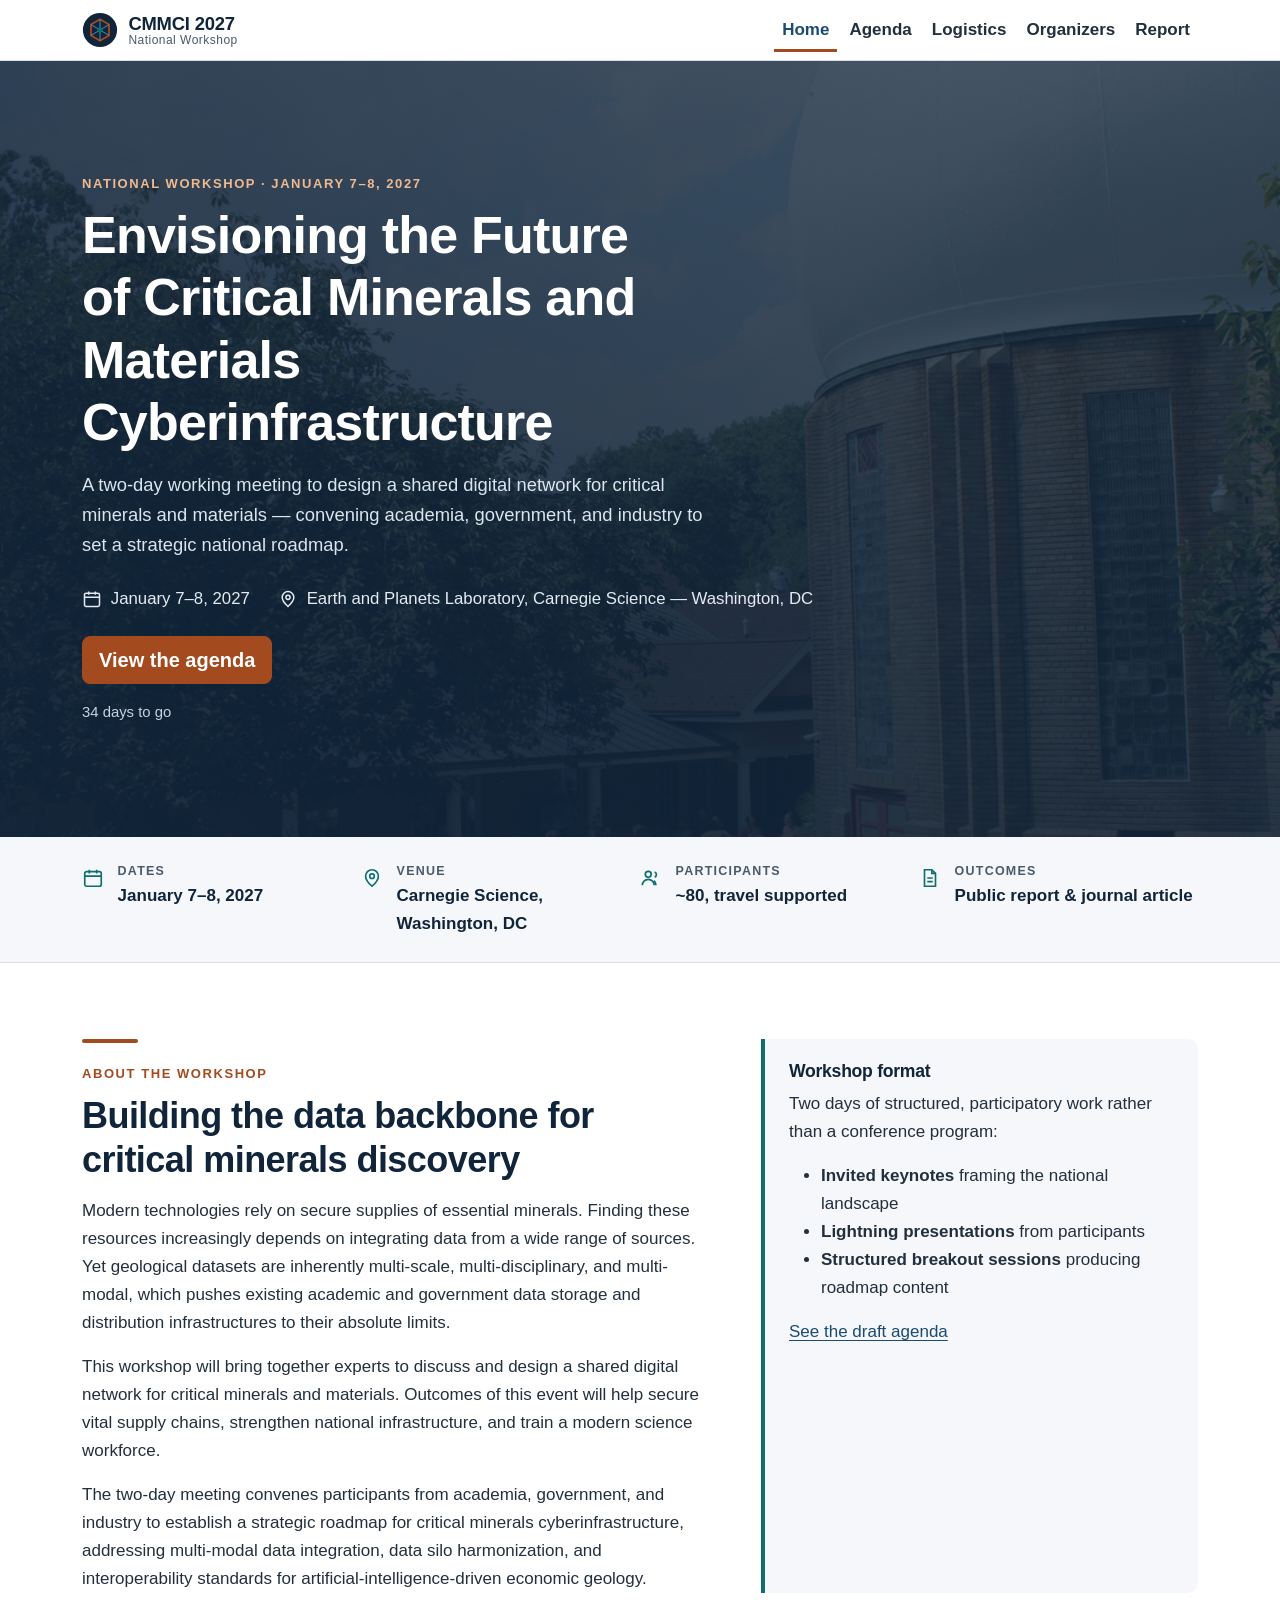
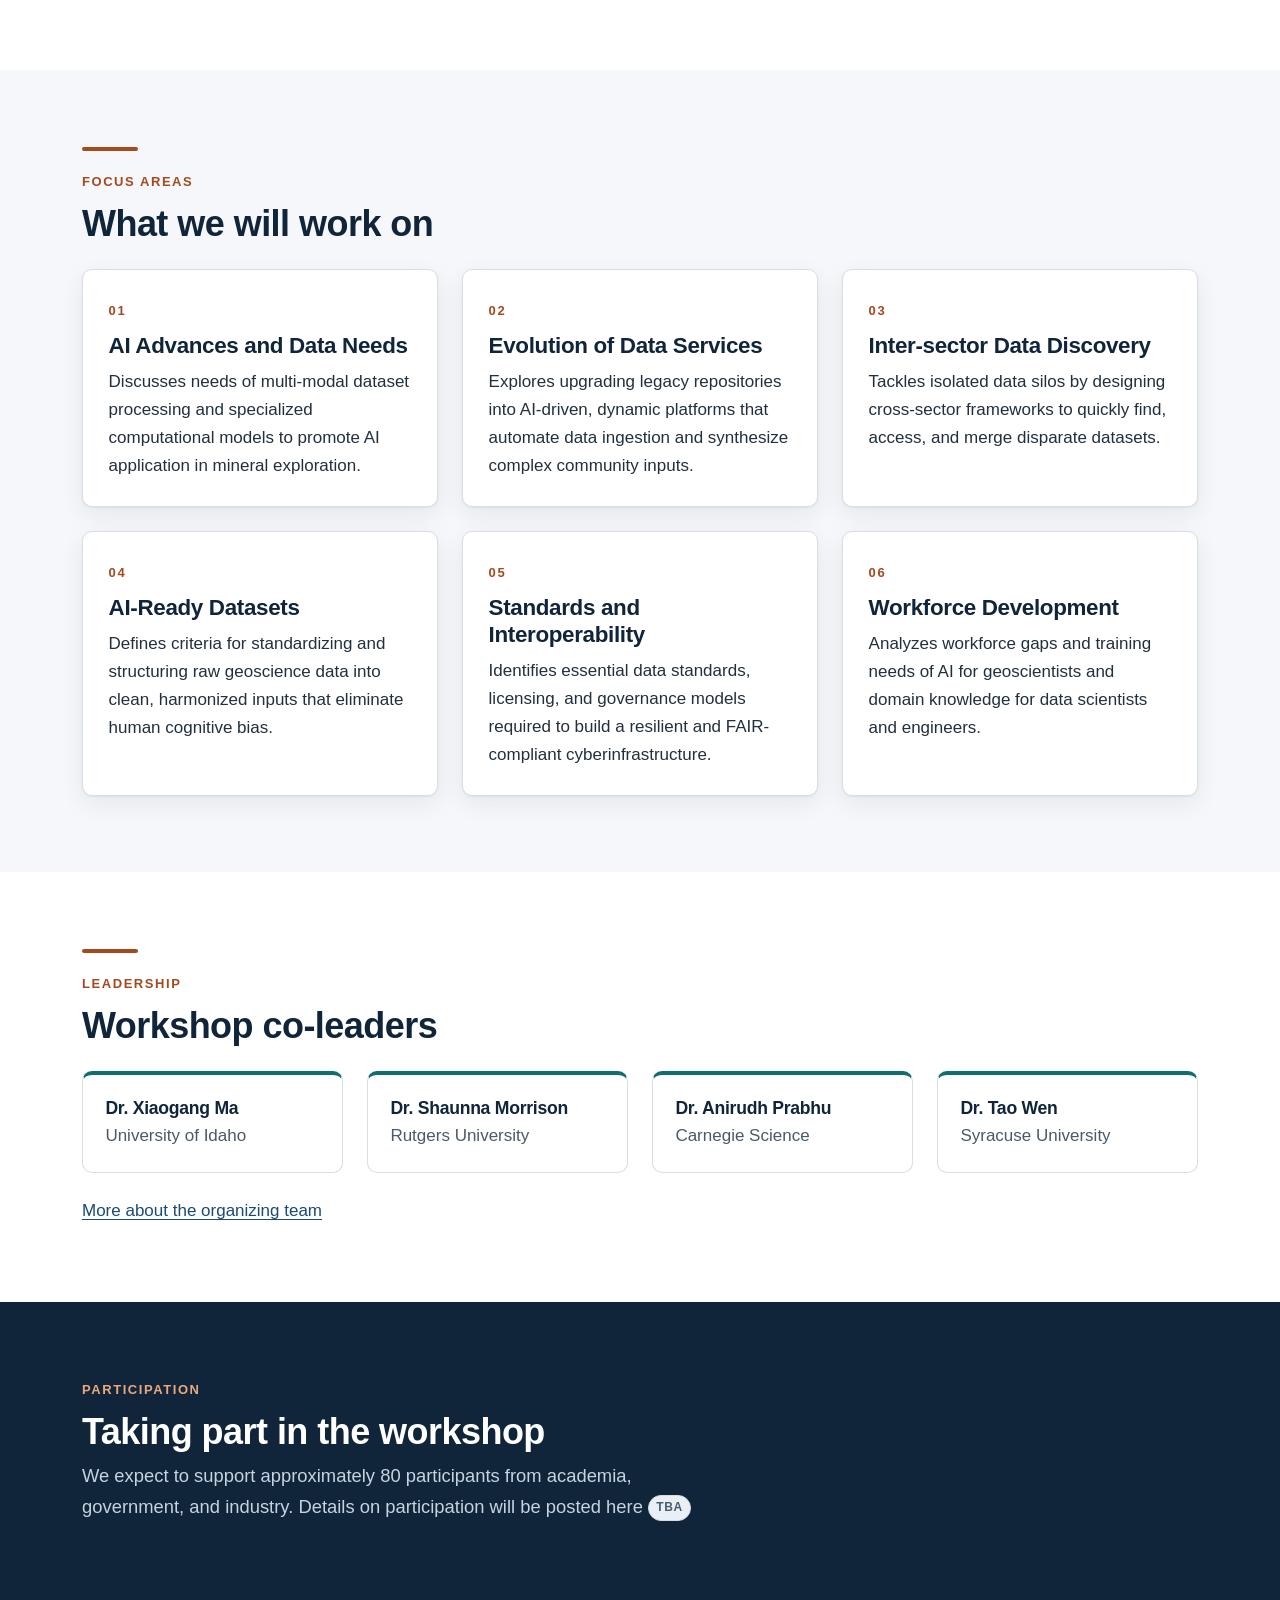
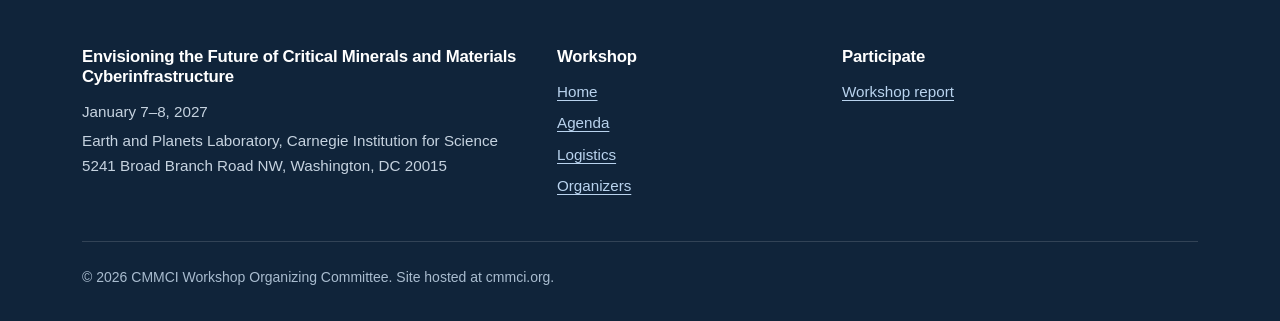
<file: index.html>
<!doctype html>
<html lang="en">
<head>
  <meta charset="utf-8">
  <meta name="viewport" content="width=device-width, initial-scale=1">
  <title>Envisioning the Future of Critical Minerals and Materials Cyberinfrastructure</title>
  <meta name="description" content="A national workshop convening academia, government, and industry to establish a strategic roadmap for critical minerals and materials cyberinfrastructure. January 7–8, 2027, Washington, DC.">
  <link rel="canonical" href="https://cmmci.org/">

  <!-- Social preview -->
  <meta property="og:type" content="website">
  <meta property="og:title" content="Envisioning the Future of Critical Minerals and Materials Cyberinfrastructure">
  <meta property="og:description" content="A national workshop, January 7–8, 2027, at the Earth and Planets Laboratory, Carnegie Institution for Science, Washington, DC.">
  <meta property="og:url" content="https://cmmci.org/">
  <meta property="og:image" content="https://cmmci.org/img/DTMGL_SolarEclipse_IMG5105.jpg">
  <meta name="twitter:card" content="summary_large_image">

  <link rel="stylesheet" href="https://cdn.jsdelivr.net/npm/bootstrap@5.3.3/dist/css/bootstrap.min.css">
  <link rel="stylesheet" href="css/styles.css">
</head>

<body>
  <a class="skip-link" href="#main">Skip to main content</a>

  <!-- ==================================================================
       Header — keep this block identical across all pages; only the
       aria-current="page" attribute moves.
       ================================================================== -->
  <header class="site-header">
    <div class="container">
      <nav class="navbar navbar-expand-lg px-0" aria-label="Main">
        <a class="brand-mark" href="index.html">
          <svg class="brand-mark__glyph" viewBox="0 0 40 40" aria-hidden="true" focusable="false">
            <circle cx="20" cy="20" r="19" fill="#10243a"/>
            <path d="M20 8l10 6v12l-10 6-10-6V14z" fill="none" stroke="#a44a1f" stroke-width="2"/>
            <path d="M20 8v24M10 14l20 12M30 14L10 26" stroke="#5b9fd6" stroke-width="1.2" opacity=".8"/>
            <circle cx="20" cy="20" r="3" fill="#0f6e6e"/>
          </svg>
          <span class="brand-mark__text">
            <span class="brand-mark__abbr">CMMCI 2027</span>
            <span class="brand-mark__sub">National Workshop</span>
          </span>
        </a>

        <button class="navbar-toggler" type="button" data-bs-toggle="collapse"
                data-bs-target="#siteNav" aria-controls="siteNav"
                aria-expanded="false" aria-label="Toggle navigation">
          <span class="navbar-toggler-icon"></span>
        </button>

        <div class="collapse navbar-collapse site-nav" id="siteNav">
          <ul class="navbar-nav ms-auto align-items-lg-center gap-lg-1">
            <li class="nav-item"><a class="nav-link" href="index.html" aria-current="page">Home</a></li>
            <li class="nav-item"><a class="nav-link" href="agenda.html">Agenda</a></li>
            <li class="nav-item"><a class="nav-link" href="logistics.html">Logistics</a></li>
            <li class="nav-item"><a class="nav-link" href="organizers.html">Organizers</a></li>
            <li class="nav-item"><a class="nav-link" href="report.html">Report</a></li>
          </ul>
        </div>
      </nav>
    </div>
  </header>

  <main id="main">

    <!-- ================================ Hero ========================== -->
    <section class="hero">
      <img class="hero__bg" src="img/DTMGL_SolarEclipse_IMG5105.jpg" alt="" aria-hidden="true">
      <div class="hero__scrim"></div>

      <div class="container">
        <div class="row">
          <div class="col-lg-9">
            <span class="eyebrow hero__eyebrow">National Workshop &middot; January 7&ndash;8, 2027</span>
            <h1>Envisioning the Future of Critical Minerals and Materials Cyberinfrastructure</h1>

            <p class="lead-copy mt-3 measure" style="color:#dbe5ee;">
              A two-day working meeting to design a shared digital network for critical
              minerals and materials &mdash; convening academia, government, and industry
              to set a strategic national roadmap.
            </p>

            <ul class="hero__meta">
              <li>
                <svg width="20" height="20" viewBox="0 0 24 24" fill="none" stroke="currentColor" stroke-width="1.8" aria-hidden="true" focusable="false">
                  <rect x="3" y="5" width="18" height="16" rx="2"/><path d="M3 10h18M8 3v4M16 3v4"/>
                </svg>
                <span>January 7&ndash;8, 2027</span>
              </li>
              <li>
                <svg width="20" height="20" viewBox="0 0 24 24" fill="none" stroke="currentColor" stroke-width="1.8" aria-hidden="true" focusable="false">
                  <path d="M12 21s7-6.2 7-11a7 7 0 1 0-14 0c0 4.8 7 11 7 11z"/><circle cx="12" cy="10" r="2.5"/>
                </svg>
                <span>Earth and Planets Laboratory, Carnegie Science &mdash; Washington, DC</span>
              </li>
            </ul>

            <div class="d-flex flex-wrap gap-3 mt-4">
              <a class="btn btn-cm-accent btn-lg" href="agenda.html">View the agenda</a>
            </div>

            <p class="mt-3 mb-0 small" style="color:#c6d3e0;">
              <span data-countdown>Save the date.</span>
            </p>
          </div>
        </div>
      </div>
    </section>

    <!-- ============================ Fact strip ======================== -->
    <section class="fact-strip" aria-label="Workshop at a glance">
      <div class="container">
        <div class="row row-cols-1 row-cols-sm-2 row-cols-lg-4 g-0">

          <div class="col">
            <div class="fact">
              <span class="fact__icon" aria-hidden="true">
                <svg width="22" height="22" viewBox="0 0 24 24" fill="none" stroke="currentColor" stroke-width="1.8">
                  <rect x="3" y="5" width="18" height="16" rx="2"/><path d="M3 10h18M8 3v4M16 3v4"/>
                </svg>
              </span>
              <span>
                <span class="fact__label">Dates</span>
                <span class="fact__value">January 7&ndash;8, 2027</span>
              </span>
            </div>
          </div>

          <div class="col">
            <div class="fact">
              <span class="fact__icon" aria-hidden="true">
                <svg width="22" height="22" viewBox="0 0 24 24" fill="none" stroke="currentColor" stroke-width="1.8">
                  <path d="M12 21s7-6.2 7-11a7 7 0 1 0-14 0c0 4.8 7 11 7 11z"/><circle cx="12" cy="10" r="2.5"/>
                </svg>
              </span>
              <span>
                <span class="fact__label">Venue</span>
                <span class="fact__value">Carnegie Science, Washington, DC</span>
              </span>
            </div>
          </div>

          <div class="col">
            <div class="fact">
              <span class="fact__icon" aria-hidden="true">
                <svg width="22" height="22" viewBox="0 0 24 24" fill="none" stroke="currentColor" stroke-width="1.8">
                  <circle cx="9" cy="8" r="3.2"/><path d="M2.5 20a6.5 6.5 0 0 1 13 0"/><path d="M16 5.5a3 3 0 0 1 0 5.6M17.5 20a6.4 6.4 0 0 0-2.4-5"/>
                </svg>
              </span>
              <span>
                <span class="fact__label">Participants</span>
                <span class="fact__value">~80, travel supported</span>
              </span>
            </div>
          </div>

          <div class="col">
            <div class="fact">
              <span class="fact__icon" aria-hidden="true">
                <svg width="22" height="22" viewBox="0 0 24 24" fill="none" stroke="currentColor" stroke-width="1.8">
                  <path d="M6 3h8l4 4v14H6z"/><path d="M14 3v4h4M9 12h6M9 16h6"/>
                </svg>
              </span>
              <span>
                <span class="fact__label">Outcomes</span>
                <span class="fact__value">Public report &amp; journal article</span>
              </span>
            </div>
          </div>

        </div>
      </div>
    </section>

    <!-- ============================= Synopsis ========================= -->
    <section class="section" aria-labelledby="about-h">
      <div class="container">
        <div class="row g-5">
          <div class="col-lg-7">
            <div class="rule-accent" aria-hidden="true"></div>
            <span class="eyebrow">About the workshop</span>
            <h2 id="about-h">Building the data backbone for critical minerals discovery</h2>

            <p class="mt-3">
              Modern technologies rely on secure supplies of essential minerals. Finding these
              resources increasingly depends on integrating data from a wide range of sources.
              Yet geological datasets are inherently multi-scale, multi-disciplinary, and
              multi-modal, which pushes existing academic and government data storage and
              distribution infrastructures to their absolute limits.
            </p>

            <p>
              This workshop will bring together experts to discuss and design a shared digital
              network for critical minerals and materials. Outcomes of this event will help
              secure vital supply chains, strengthen national infrastructure, and train a
              modern science workforce.
            </p>

            <p class="mb-0">
              The two-day meeting convenes participants from academia, government, and industry
              to establish a strategic roadmap for critical minerals cyberinfrastructure,
              addressing multi-modal data integration, data silo harmonization, and
              interoperability standards for artificial-intelligence-driven economic geology.
            </p>
          </div>

          <div class="col-lg-5">
            <div class="callout h-100">
              <h3>Workshop format</h3>
              <p>Two days of structured, participatory work rather than a conference program:</p>
              <ul class="mb-3">
                <li><strong>Invited keynotes</strong> framing the national landscape</li>
                <li><strong>Lightning presentations</strong> from participants</li>
                <li><strong>Structured breakout sessions</strong> producing roadmap content</li>
              </ul>
              <p><a href="agenda.html">See the draft agenda</a></p>
            </div>
          </div>
        </div>
      </div>
    </section>

    <!-- ============================== Themes ========================== -->
    <section class="section section--tint" aria-labelledby="themes-h">
      <div class="container">
        <div class="rule-accent" aria-hidden="true"></div>
        <span class="eyebrow">Focus areas</span>
        <h2 id="themes-h" class="mb-4">What we will work on</h2>

        <div class="row g-4">
          <div class="col-md-6 col-lg-4">
            <div class="cm-card">
              <span class="cm-card__num">01</span>
              <h3>AI Advances and Data Needs</h3>
              <p>Discusses needs of multi-modal dataset processing and specialized
                 computational models to promote AI application in mineral exploration.</p>
            </div>
          </div>
          <div class="col-md-6 col-lg-4">
            <div class="cm-card">
              <span class="cm-card__num">02</span>
              <h3>Evolution of Data Services</h3>
              <p>Explores upgrading legacy repositories into AI-driven, dynamic platforms
                 that automate data ingestion and synthesize complex community inputs.</p>
            </div>
          </div>
          <div class="col-md-6 col-lg-4">
            <div class="cm-card">
              <span class="cm-card__num">03</span>
              <h3>Inter-sector Data Discovery</h3>
              <p>Tackles isolated data silos by designing cross-sector frameworks to
                 quickly find, access, and merge disparate datasets.</p>
            </div>
          </div>
          <div class="col-md-6 col-lg-4">
            <div class="cm-card">
              <span class="cm-card__num">04</span>
              <h3>AI-Ready Datasets</h3>
              <p>Defines criteria for standardizing and structuring raw geoscience data
                 into clean, harmonized inputs that eliminate human cognitive bias.</p>
            </div>
          </div>
          <div class="col-md-6 col-lg-4">
            <div class="cm-card">
              <span class="cm-card__num">05</span>
              <h3>Standards and Interoperability</h3>
              <p>Identifies essential data standards, licensing, and governance models
                 required to build a resilient and FAIR-compliant cyberinfrastructure.</p>
            </div>
          </div>
          <div class="col-md-6 col-lg-4">
            <div class="cm-card">
              <span class="cm-card__num">06</span>
              <h3>Workforce Development</h3>
              <p>Analyzes workforce gaps and training needs of AI for geoscientists and
                 domain knowledge for data scientists and engineers.</p>
            </div>
          </div>
        </div>
      </div>
    </section>

    <!-- ============================ Organizers ======================== -->
    <section class="section" aria-labelledby="org-h">
      <div class="container">
        <div class="rule-accent" aria-hidden="true"></div>
        <span class="eyebrow">Leadership</span>
        <h2 id="org-h" class="mb-4">Workshop co-leaders</h2>

        <div class="row g-4">
          <div class="col-md-6 col-lg-3">
            <div class="person">
              <h3 class="person__name">Dr. Xiaogang Ma</h3>
              <p class="person__affil">University of Idaho</p>
            </div>
          </div>
          <div class="col-md-6 col-lg-3">
            <div class="person">
              <h3 class="person__name">Dr. Shaunna Morrison</h3>
              <p class="person__affil">Rutgers University</p>
            </div>
          </div>
          <div class="col-md-6 col-lg-3">
            <div class="person">
              <h3 class="person__name">Dr. Anirudh Prabhu</h3>
              <p class="person__affil">Carnegie Science</p>
            </div>
          </div>
          <div class="col-md-6 col-lg-3">
            <div class="person">
              <h3 class="person__name">Dr. Tao Wen</h3>
              <p class="person__affil">Syracuse University</p>
            </div>
          </div>
        </div>

        <p class="mt-4 mb-0"><a href="organizers.html">More about the organizing team</a></p>
      </div>
    </section>

    <!-- ============================= CTA band ========================= -->
    <section class="section section--ink" aria-labelledby="cta-h">
      <div class="container">
        <div class="row align-items-center g-4">
          <div class="col-lg-8">
            <span class="eyebrow">Participation</span>
            <h2 id="cta-h">Taking part in the workshop</h2>
            <!-- TODO: describe how participants are identified and invited. -->
            <p class="lead-copy mb-0 measure">
              We expect to support approximately 80 participants from academia, government,
              and industry. Details on participation will be posted here
              <span class="badge-tbd">TBA</span>
            </p>
          </div>
        </div>
      </div>
    </section>

  </main>

  <!-- ==================================================================
       Footer — keep identical across all pages.
       ================================================================== -->
  <footer class="site-footer">
    <div class="container">
      <div class="row g-4">
        <div class="col-lg-5">
          <h2>Envisioning the Future of Critical Minerals and Materials Cyberinfrastructure</h2>
          <p class="mb-1">January 7&ndash;8, 2027</p>
          <p class="mb-0">
            Earth and Planets Laboratory, Carnegie Institution for Science<br>
            5241 Broad Branch Road NW, Washington, DC 20015
          </p>
        </div>

        <div class="col-6 col-lg-3">
          <h2>Workshop</h2>
          <ul>
            <li><a href="index.html">Home</a></li>
            <li><a href="agenda.html">Agenda</a></li>
            <li><a href="logistics.html">Logistics</a></li>
            <li><a href="organizers.html">Organizers</a></li>
          </ul>
        </div>

        <div class="col-6 col-lg-4">
          <h2>Participate</h2>
          <ul>
            <li><a href="report.html">Workshop report</a></li>
          </ul>
        </div>
      </div>

      <div class="footer-bottom">
        <p class="mb-0">
          &copy; <span data-current-year>2026</span> CMMCI Workshop Organizing Committee.
          Site hosted at cmmci.org.
        </p>
      </div>
    </div>
  </footer>

  <script src="https://cdn.jsdelivr.net/npm/bootstrap@5.3.3/dist/js/bootstrap.bundle.min.js"></script>
  <script src="js/main.js"></script>
</body>
</html>
</file>
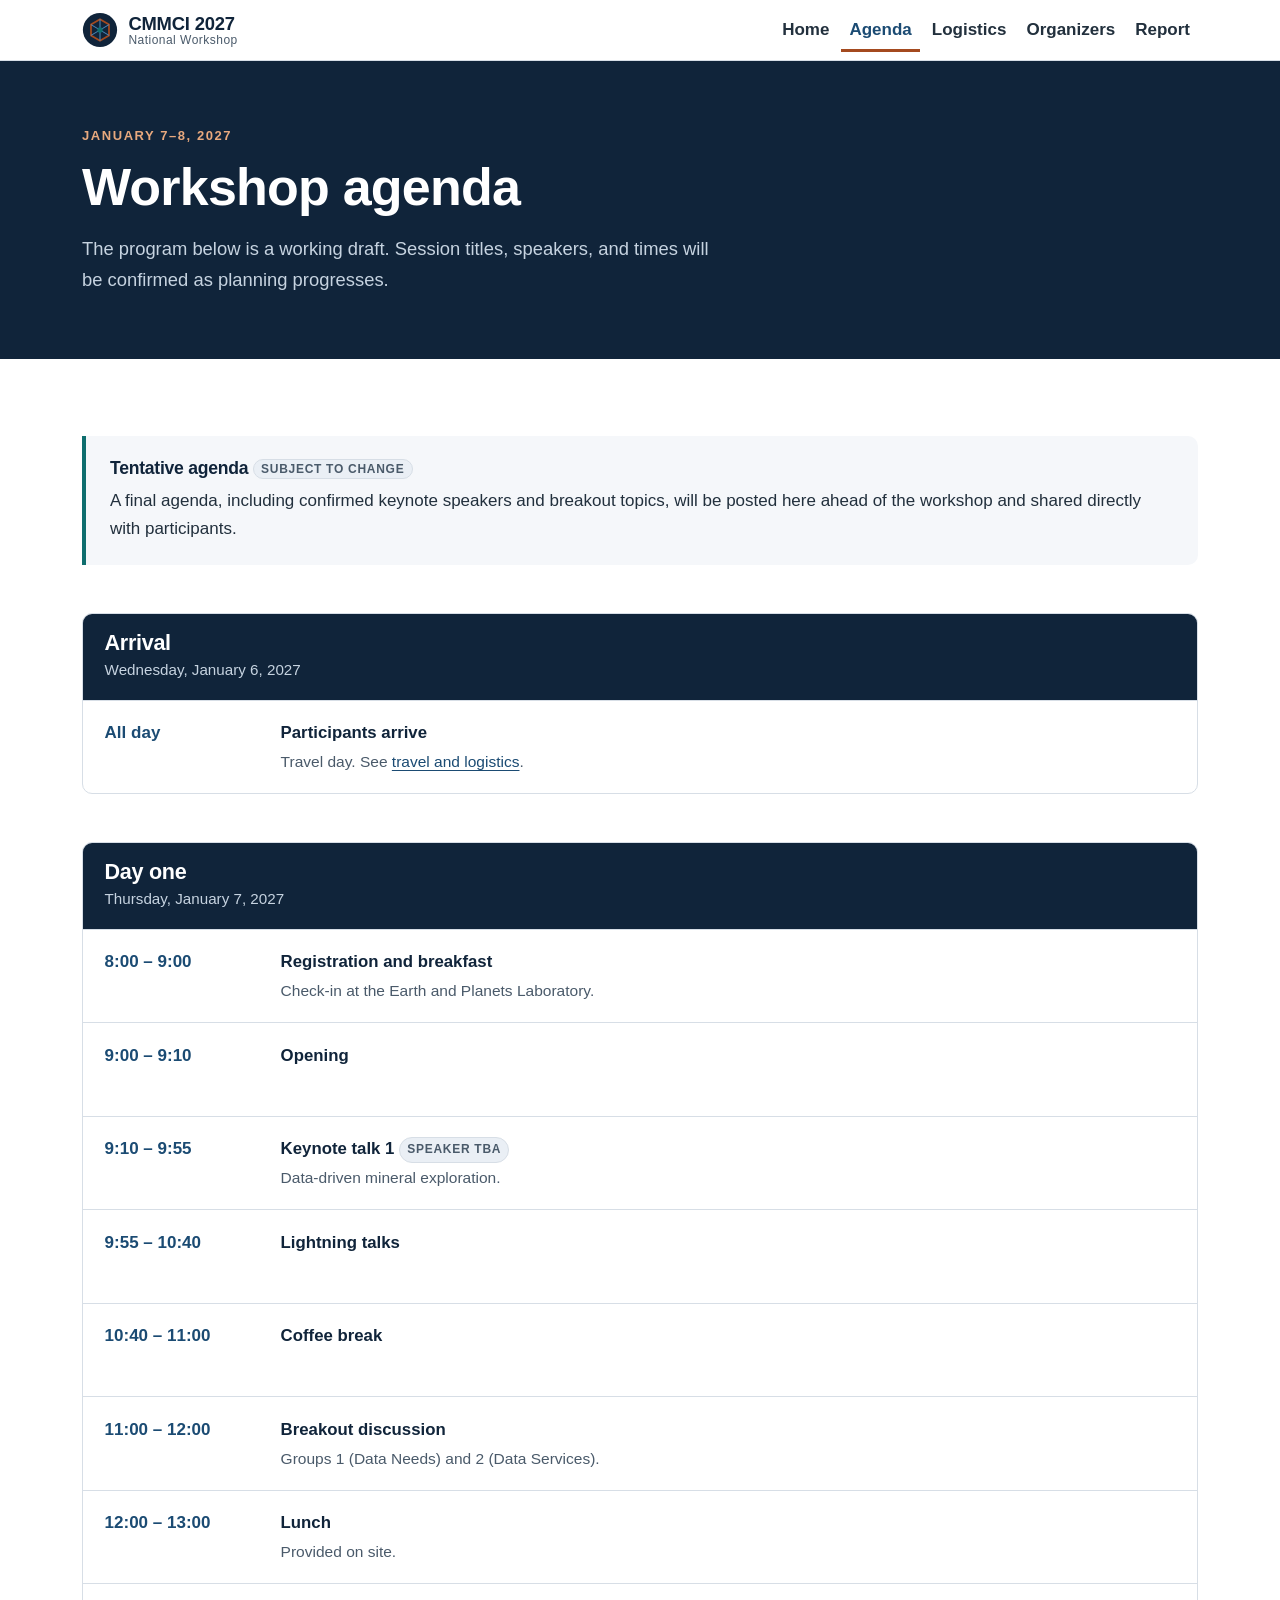
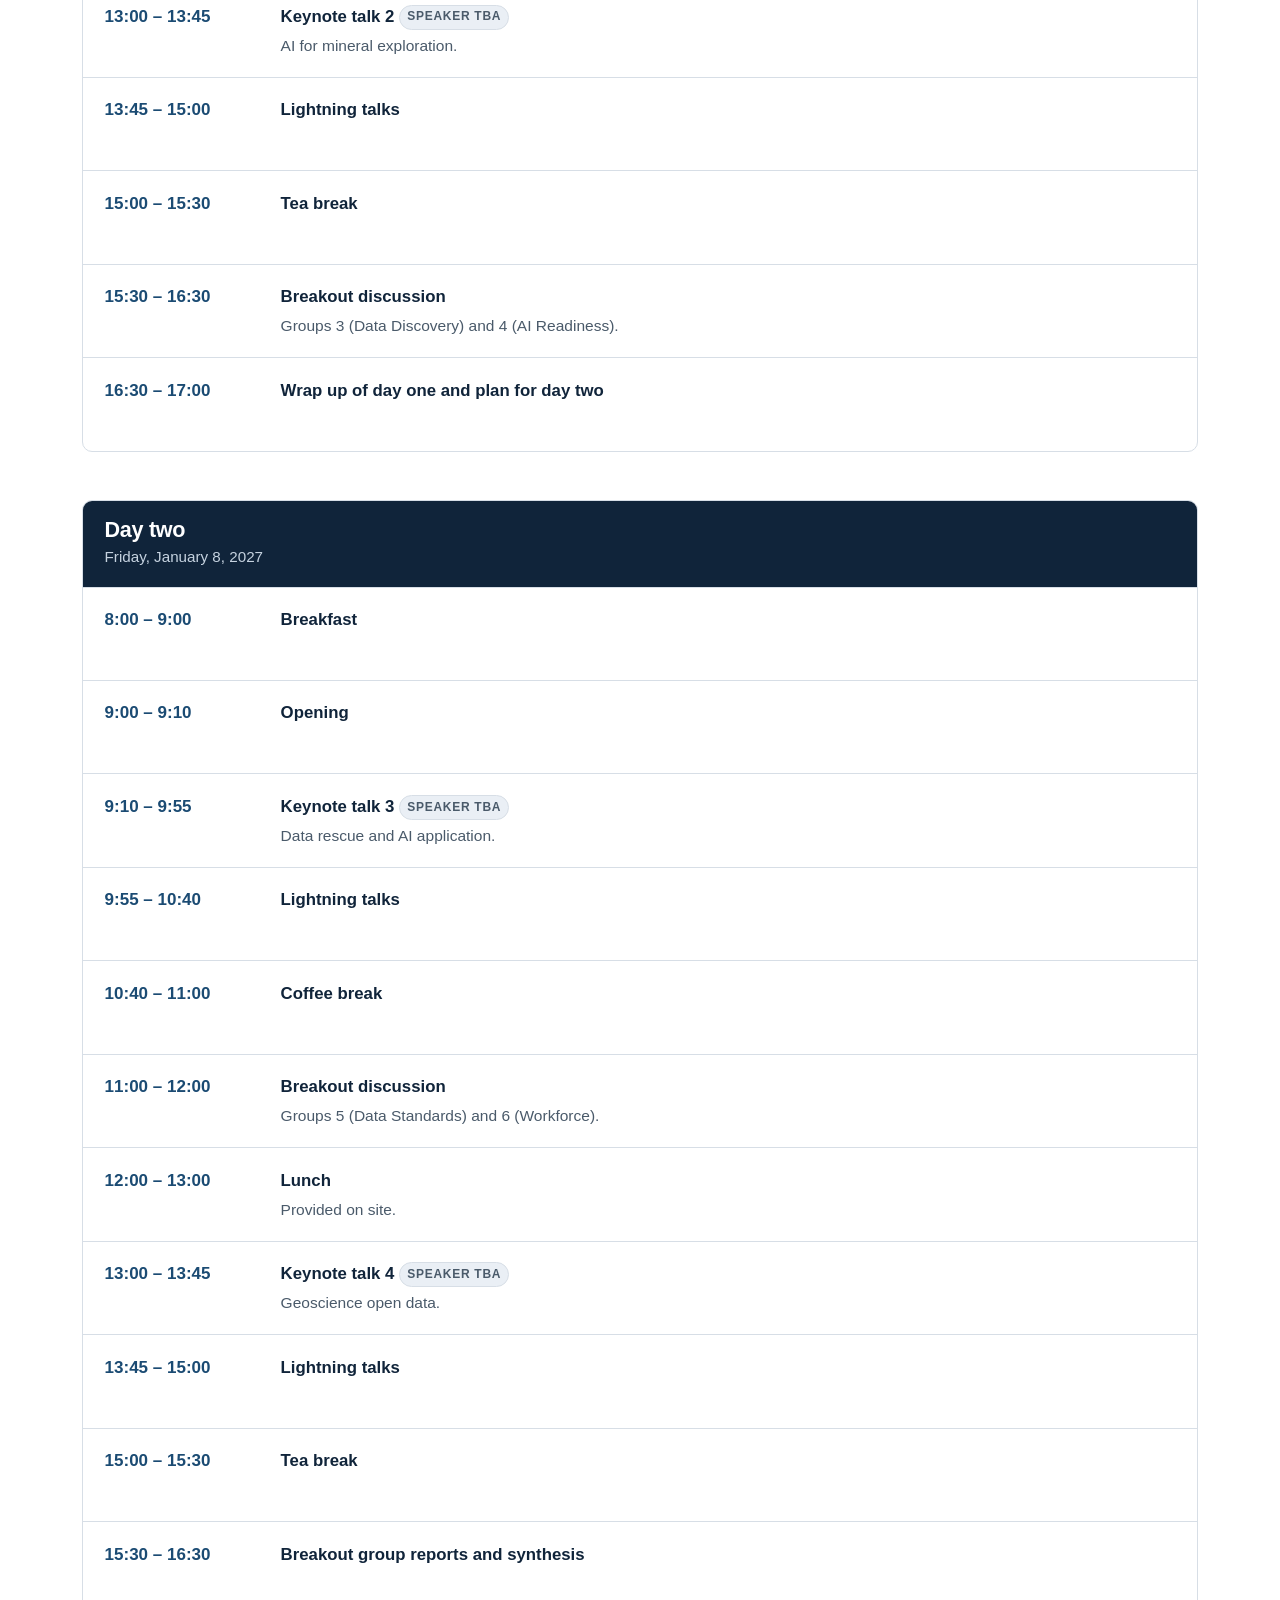
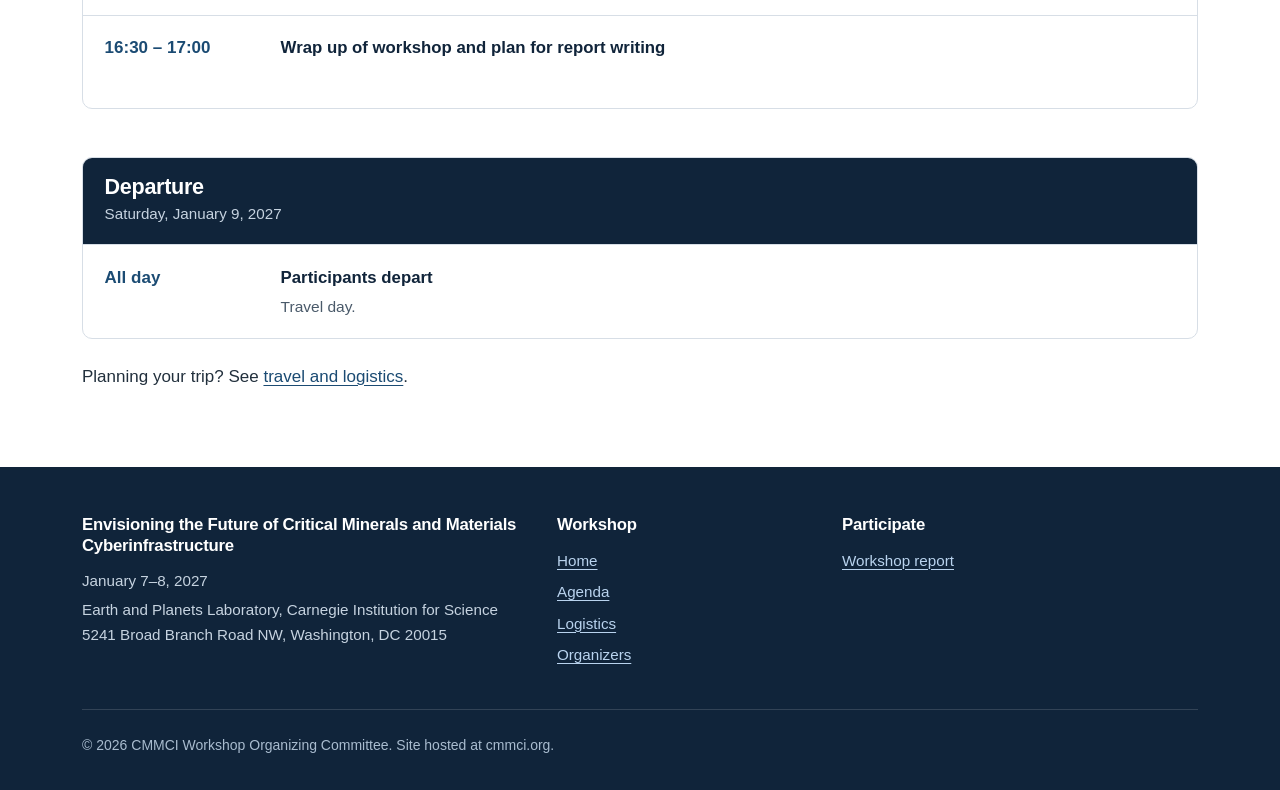
<file: agenda.html>
<!doctype html>
<html lang="en">
<head>
  <meta charset="utf-8">
  <meta name="viewport" content="width=device-width, initial-scale=1">
  <title>Agenda | CMMCI Workshop 2027</title>
  <meta name="description" content="Draft two-day agenda for the national workshop on critical minerals and materials cyberinfrastructure, January 7–8, 2027, Washington, DC.">
  <link rel="canonical" href="https://cmmci.org/agenda.html">
  <link rel="stylesheet" href="https://cdn.jsdelivr.net/npm/bootstrap@5.3.3/dist/css/bootstrap.min.css">
  <link rel="stylesheet" href="css/styles.css">
</head>

<body>
  <a class="skip-link" href="#main">Skip to main content</a>

  <header class="site-header">
    <div class="container">
      <nav class="navbar navbar-expand-lg px-0" aria-label="Main">
        <a class="brand-mark" href="index.html">
          <svg class="brand-mark__glyph" viewBox="0 0 40 40" aria-hidden="true" focusable="false">
            <circle cx="20" cy="20" r="19" fill="#10243a"/>
            <path d="M20 8l10 6v12l-10 6-10-6V14z" fill="none" stroke="#a44a1f" stroke-width="2"/>
            <path d="M20 8v24M10 14l20 12M30 14L10 26" stroke="#5b9fd6" stroke-width="1.2" opacity=".8"/>
            <circle cx="20" cy="20" r="3" fill="#0f6e6e"/>
          </svg>
          <span class="brand-mark__text">
            <span class="brand-mark__abbr">CMMCI 2027</span>
            <span class="brand-mark__sub">National Workshop</span>
          </span>
        </a>
        <button class="navbar-toggler" type="button" data-bs-toggle="collapse"
                data-bs-target="#siteNav" aria-controls="siteNav"
                aria-expanded="false" aria-label="Toggle navigation">
          <span class="navbar-toggler-icon"></span>
        </button>
        <div class="collapse navbar-collapse site-nav" id="siteNav">
          <ul class="navbar-nav ms-auto align-items-lg-center gap-lg-1">
            <li class="nav-item"><a class="nav-link" href="index.html">Home</a></li>
            <li class="nav-item"><a class="nav-link" href="agenda.html" aria-current="page">Agenda</a></li>
            <li class="nav-item"><a class="nav-link" href="logistics.html">Logistics</a></li>
            <li class="nav-item"><a class="nav-link" href="organizers.html">Organizers</a></li>
            <li class="nav-item"><a class="nav-link" href="report.html">Report</a></li>
          </ul>
        </div>
      </nav>
    </div>
  </header>

  <main id="main">

    <section class="page-head">
      <div class="container">
        <span class="eyebrow" style="color:#e8a97e;">January 7&ndash;8, 2027</span>
        <h1>Workshop agenda</h1>
        <p class="lead-copy mt-3 mb-0 measure">
          The program below is a working draft. Session titles, speakers, and times
          will be confirmed as planning progresses.
        </p>
      </div>
    </section>

    <section class="section">
      <div class="container">

        <div class="callout mb-5">
          <h3>Tentative agenda <span class="badge-tbd">Subject to change</span></h3>
          <p class="mb-0">
            A final agenda, including confirmed keynote speakers and breakout topics, will be
            posted here ahead of the workshop and shared directly with participants.
          </p>
        </div>

        <!-- ============================= Arrival ======================= -->
        <div class="agenda-day mb-5">
          <div class="agenda-day__head">
            <h2>Arrival</h2>
            <span class="agenda-day__date">Wednesday, January 6, 2027</span>
          </div>

          <div class="agenda-row">
            <span class="agenda-row__time">All day</span>
            <div>
              <p class="agenda-row__title">Participants arrive</p>
              <p class="agenda-row__desc">Travel day. See <a href="logistics.html">travel and logistics</a>.</p>
            </div>
          </div>
        </div>

        <!-- ============================== Day 1 ========================
             Tentative program supplied by the organizers.
             TODO: name the four keynote speakers and confirm final times.
             Copy an .agenda-row block to add a session.
             ============================================================ -->
        <div class="agenda-day mb-5">
          <div class="agenda-day__head">
            <h2>Day one</h2>
            <span class="agenda-day__date">Thursday, January 7, 2027</span>
          </div>

          <div class="agenda-row">
            <span class="agenda-row__time">8:00 &ndash; 9:00</span>
            <div>
              <p class="agenda-row__title">Registration and breakfast</p>
              <p class="agenda-row__desc">Check-in at the Earth and Planets Laboratory.</p>
            </div>
          </div>

          <div class="agenda-row">
            <span class="agenda-row__time">9:00 &ndash; 9:10</span>
            <div>
              <p class="agenda-row__title">Opening</p>
              <p class="agenda-row__desc">&nbsp;</p>
            </div>
          </div>

          <div class="agenda-row">
            <span class="agenda-row__time">9:10 &ndash; 9:55</span>
            <div>
              <p class="agenda-row__title">Keynote talk 1 <span class="badge-tbd">Speaker TBA</span></p>
              <p class="agenda-row__desc">Data-driven mineral exploration.</p>
            </div>
          </div>

          <div class="agenda-row">
            <span class="agenda-row__time">9:55 &ndash; 10:40</span>
            <div>
              <p class="agenda-row__title">Lightning talks</p>
              <p class="agenda-row__desc">&nbsp;</p>
            </div>
          </div>

          <div class="agenda-row">
            <span class="agenda-row__time">10:40 &ndash; 11:00</span>
            <div>
              <p class="agenda-row__title">Coffee break</p>
              <p class="agenda-row__desc">&nbsp;</p>
            </div>
          </div>

          <div class="agenda-row">
            <span class="agenda-row__time">11:00 &ndash; 12:00</span>
            <div>
              <p class="agenda-row__title">Breakout discussion</p>
              <p class="agenda-row__desc">Groups 1 (Data Needs) and 2 (Data Services).</p>
            </div>
          </div>

          <div class="agenda-row">
            <span class="agenda-row__time">12:00 &ndash; 13:00</span>
            <div>
              <p class="agenda-row__title">Lunch</p>
              <p class="agenda-row__desc">Provided on site.</p>
            </div>
          </div>

          <div class="agenda-row">
            <span class="agenda-row__time">13:00 &ndash; 13:45</span>
            <div>
              <p class="agenda-row__title">Keynote talk 2 <span class="badge-tbd">Speaker TBA</span></p>
              <p class="agenda-row__desc">AI for mineral exploration.</p>
            </div>
          </div>

          <div class="agenda-row">
            <span class="agenda-row__time">13:45 &ndash; 15:00</span>
            <div>
              <p class="agenda-row__title">Lightning talks</p>
              <p class="agenda-row__desc">&nbsp;</p>
            </div>
          </div>

          <div class="agenda-row">
            <span class="agenda-row__time">15:00 &ndash; 15:30</span>
            <div>
              <p class="agenda-row__title">Tea break</p>
              <p class="agenda-row__desc">&nbsp;</p>
            </div>
          </div>

          <div class="agenda-row">
            <span class="agenda-row__time">15:30 &ndash; 16:30</span>
            <div>
              <p class="agenda-row__title">Breakout discussion</p>
              <p class="agenda-row__desc">Groups 3 (Data Discovery) and 4 (AI Readiness).</p>
            </div>
          </div>

          <div class="agenda-row">
            <span class="agenda-row__time">16:30 &ndash; 17:00</span>
            <div>
              <p class="agenda-row__title">Wrap up of day one and plan for day two</p>
              <p class="agenda-row__desc">&nbsp;</p>
            </div>
          </div>
        </div>

        <!-- ============================== Day 2 ======================== -->
        <div class="agenda-day">
          <div class="agenda-day__head">
            <h2>Day two</h2>
            <span class="agenda-day__date">Friday, January 8, 2027</span>
          </div>

          <div class="agenda-row">
            <span class="agenda-row__time">8:00 &ndash; 9:00</span>
            <div>
              <p class="agenda-row__title">Breakfast</p>
              <p class="agenda-row__desc">&nbsp;</p>
            </div>
          </div>

          <div class="agenda-row">
            <span class="agenda-row__time">9:00 &ndash; 9:10</span>
            <div>
              <p class="agenda-row__title">Opening</p>
              <p class="agenda-row__desc">&nbsp;</p>
            </div>
          </div>

          <div class="agenda-row">
            <span class="agenda-row__time">9:10 &ndash; 9:55</span>
            <div>
              <p class="agenda-row__title">Keynote talk 3 <span class="badge-tbd">Speaker TBA</span></p>
              <p class="agenda-row__desc">Data rescue and AI application.</p>
            </div>
          </div>

          <div class="agenda-row">
            <span class="agenda-row__time">9:55 &ndash; 10:40</span>
            <div>
              <p class="agenda-row__title">Lightning talks</p>
              <p class="agenda-row__desc">&nbsp;</p>
            </div>
          </div>

          <div class="agenda-row">
            <span class="agenda-row__time">10:40 &ndash; 11:00</span>
            <div>
              <p class="agenda-row__title">Coffee break</p>
              <p class="agenda-row__desc">&nbsp;</p>
            </div>
          </div>

          <div class="agenda-row">
            <span class="agenda-row__time">11:00 &ndash; 12:00</span>
            <div>
              <p class="agenda-row__title">Breakout discussion</p>
              <p class="agenda-row__desc">Groups 5 (Data Standards) and 6 (Workforce).</p>
            </div>
          </div>

          <div class="agenda-row">
            <span class="agenda-row__time">12:00 &ndash; 13:00</span>
            <div>
              <p class="agenda-row__title">Lunch</p>
              <p class="agenda-row__desc">Provided on site.</p>
            </div>
          </div>

          <div class="agenda-row">
            <span class="agenda-row__time">13:00 &ndash; 13:45</span>
            <div>
              <p class="agenda-row__title">Keynote talk 4 <span class="badge-tbd">Speaker TBA</span></p>
              <p class="agenda-row__desc">Geoscience open data.</p>
            </div>
          </div>

          <div class="agenda-row">
            <span class="agenda-row__time">13:45 &ndash; 15:00</span>
            <div>
              <p class="agenda-row__title">Lightning talks</p>
              <p class="agenda-row__desc">&nbsp;</p>
            </div>
          </div>

          <div class="agenda-row">
            <span class="agenda-row__time">15:00 &ndash; 15:30</span>
            <div>
              <p class="agenda-row__title">Tea break</p>
              <p class="agenda-row__desc">&nbsp;</p>
            </div>
          </div>

          <div class="agenda-row">
            <span class="agenda-row__time">15:30 &ndash; 16:30</span>
            <div>
              <p class="agenda-row__title">Breakout group reports and synthesis</p>
              <p class="agenda-row__desc">&nbsp;</p>
            </div>
          </div>

          <div class="agenda-row">
            <span class="agenda-row__time">16:30 &ndash; 17:00</span>
            <div>
              <p class="agenda-row__title">Wrap up of workshop and plan for report writing</p>
              <p class="agenda-row__desc">&nbsp;</p>
            </div>
          </div>
        </div>

        <!-- ============================ Departure ====================== -->
        <div class="agenda-day mt-5">
          <div class="agenda-day__head">
            <h2>Departure</h2>
            <span class="agenda-day__date">Saturday, January 9, 2027</span>
          </div>

          <div class="agenda-row">
            <span class="agenda-row__time">All day</span>
            <div>
              <p class="agenda-row__title">Participants depart</p>
              <p class="agenda-row__desc">Travel day.</p>
            </div>
          </div>
        </div>

        <p class="mt-4 mb-0">
          Planning your trip? See <a href="logistics.html">travel and logistics</a>.
        </p>

      </div>
    </section>

  </main>

  <footer class="site-footer">
    <div class="container">
      <div class="row g-4">
        <div class="col-lg-5">
          <h2>Envisioning the Future of Critical Minerals and Materials Cyberinfrastructure</h2>
          <p class="mb-1">January 7&ndash;8, 2027</p>
          <p class="mb-0">
            Earth and Planets Laboratory, Carnegie Institution for Science<br>
            5241 Broad Branch Road NW, Washington, DC 20015
          </p>
        </div>
        <div class="col-6 col-lg-3">
          <h2>Workshop</h2>
          <ul>
            <li><a href="index.html">Home</a></li>
            <li><a href="agenda.html">Agenda</a></li>
            <li><a href="logistics.html">Logistics</a></li>
            <li><a href="organizers.html">Organizers</a></li>
          </ul>
        </div>
        <div class="col-6 col-lg-4">
          <h2>Participate</h2>
          <ul>
            <li><a href="report.html">Workshop report</a></li>
          </ul>
        </div>
      </div>
      <div class="footer-bottom">
        <p class="mb-0">
          &copy; <span data-current-year>2026</span> CMMCI Workshop Organizing Committee.
          Site hosted at cmmci.org.
        </p>
      </div>
    </div>
  </footer>

  <script src="https://cdn.jsdelivr.net/npm/bootstrap@5.3.3/dist/js/bootstrap.bundle.min.js"></script>
  <script src="js/main.js"></script>
</body>
</html>
</file>
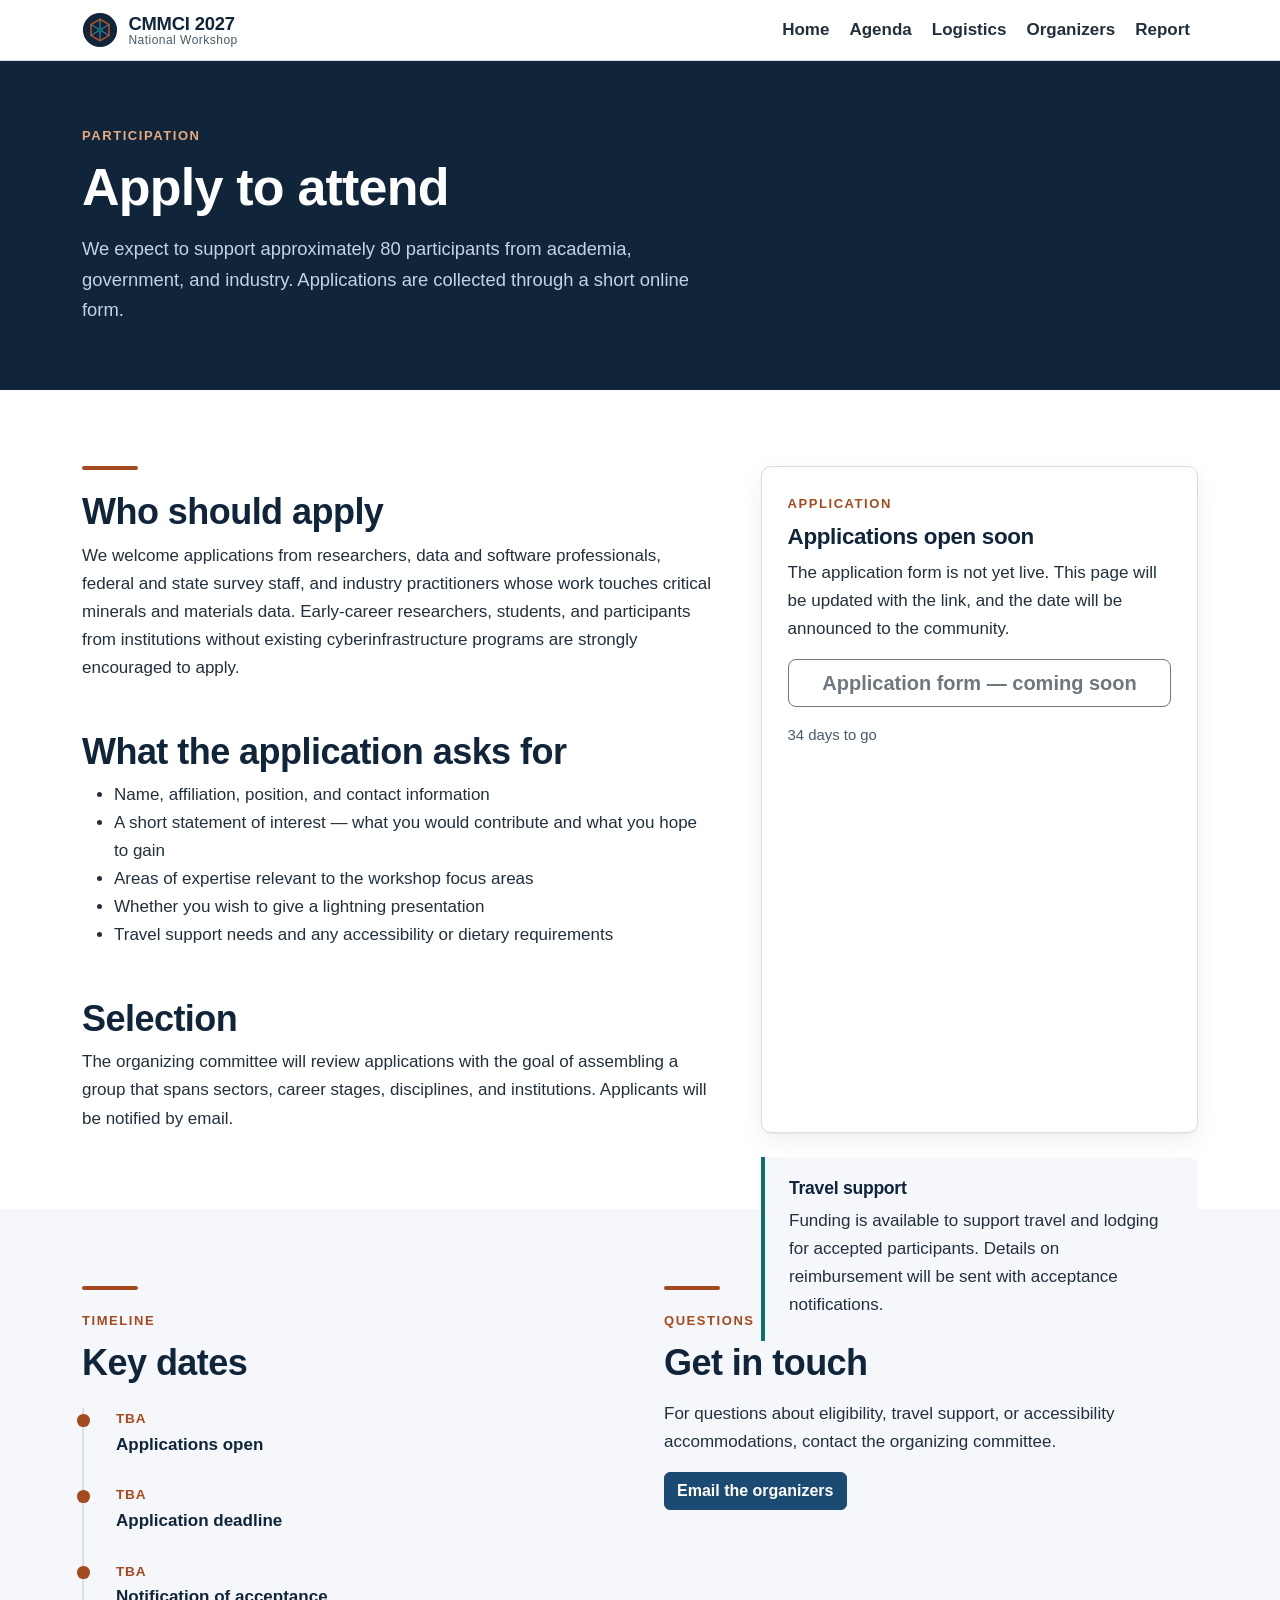
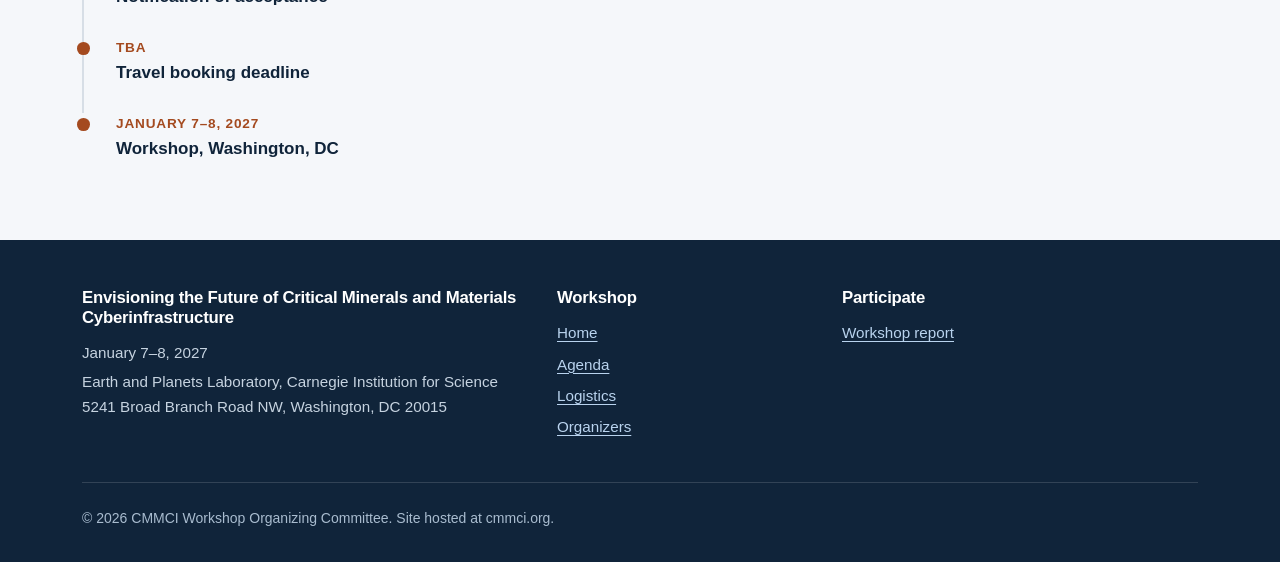
<file: apply.html>
<!doctype html>
<html lang="en">
<head>
  <meta charset="utf-8">
  <meta name="viewport" content="width=device-width, initial-scale=1">
  <title>Apply to attend | CMMCI Workshop 2027</title>
  <meta name="description" content="How to apply for one of approximately 80 supported participant slots at the national critical minerals and materials cyberinfrastructure workshop.">
  <link rel="canonical" href="https://cmmci.org/apply.html">
  <link rel="stylesheet" href="https://cdn.jsdelivr.net/npm/bootstrap@5.3.3/dist/css/bootstrap.min.css">
  <link rel="stylesheet" href="css/styles.css">
</head>

<body>
  <a class="skip-link" href="#main">Skip to main content</a>

  <header class="site-header">
    <div class="container">
      <nav class="navbar navbar-expand-lg px-0" aria-label="Main">
        <a class="brand-mark" href="index.html">
          <svg class="brand-mark__glyph" viewBox="0 0 40 40" aria-hidden="true" focusable="false">
            <circle cx="20" cy="20" r="19" fill="#10243a"/>
            <path d="M20 8l10 6v12l-10 6-10-6V14z" fill="none" stroke="#a44a1f" stroke-width="2"/>
            <path d="M20 8v24M10 14l20 12M30 14L10 26" stroke="#5b9fd6" stroke-width="1.2" opacity=".8"/>
            <circle cx="20" cy="20" r="3" fill="#0f6e6e"/>
          </svg>
          <span class="brand-mark__text">
            <span class="brand-mark__abbr">CMMCI 2027</span>
            <span class="brand-mark__sub">National Workshop</span>
          </span>
        </a>
        <button class="navbar-toggler" type="button" data-bs-toggle="collapse"
                data-bs-target="#siteNav" aria-controls="siteNav"
                aria-expanded="false" aria-label="Toggle navigation">
          <span class="navbar-toggler-icon"></span>
        </button>
        <div class="collapse navbar-collapse site-nav" id="siteNav">
          <ul class="navbar-nav ms-auto align-items-lg-center gap-lg-1">
            <li class="nav-item"><a class="nav-link" href="index.html">Home</a></li>
            <li class="nav-item"><a class="nav-link" href="agenda.html">Agenda</a></li>
            <li class="nav-item"><a class="nav-link" href="logistics.html">Logistics</a></li>
            <li class="nav-item"><a class="nav-link" href="organizers.html">Organizers</a></li>
            <li class="nav-item"><a class="nav-link" href="report.html">Report</a></li>
          </ul>
        </div>
      </nav>
    </div>
  </header>

  <main id="main">

    <section class="page-head">
      <div class="container">
        <span class="eyebrow" style="color:#e8a97e;">Participation</span>
        <h1>Apply to attend</h1>
        <p class="lead-copy mt-3 mb-0 measure">
          We expect to support approximately 80 participants from academia, government,
          and industry. Applications are collected through a short online form.
        </p>
      </div>
    </section>

    <section class="section">
      <div class="container">
        <div class="row g-5">

          <div class="col-lg-7">
            <div class="rule-accent" aria-hidden="true"></div>
            <h2>Who should apply</h2>
            <p>
              We welcome applications from researchers, data and software professionals,
              federal and state survey staff, and industry practitioners whose work touches
              critical minerals and materials data. Early-career researchers, students, and
              participants from institutions without existing cyberinfrastructure programs
              are strongly encouraged to apply.
            </p>

            <h2 class="mt-5">What the application asks for</h2>
            <!-- TODO: align this list with the actual Google Form fields. -->
            <ul>
              <li>Name, affiliation, position, and contact information</li>
              <li>A short statement of interest &mdash; what you would contribute and what you hope to gain</li>
              <li>Areas of expertise relevant to the workshop focus areas</li>
              <li>Whether you wish to give a lightning presentation</li>
              <li>Travel support needs and any accessibility or dietary requirements</li>
            </ul>

            <h2 class="mt-5">Selection</h2>
            <p class="mb-0">
              The organizing committee will review applications with the goal of assembling a
              group that spans sectors, career stages, disciplines, and institutions. Applicants
              will be notified by email.
            </p>
          </div>

          <div class="col-lg-5">
            <div class="cm-card">
              <span class="eyebrow">Application</span>
              <h3>Applications open soon</h3>
              <p>
                The application form is not yet live. This page will be updated with the
                link, and the date will be announced to the community.
              </p>

              <!--
                TODO: when the form is live, replace this whole button with a link:
                <a class="btn btn-cm btn-lg w-100" href="GOOGLE_FORM_URL">
                  Open the application form
                </a>
                A disabled <button> is used meanwhile because there is genuinely no
                destination yet — an <a href="#"> would announce itself as a working link.
              -->
              <button type="button" class="btn btn-cm btn-lg w-100" disabled>
                Application form &mdash; coming soon
              </button>

              <p class="mt-3 mb-0 small" style="color:var(--cm-muted);">
                <span data-countdown>Workshop: January 7&ndash;8, 2027</span>
              </p>
            </div>

            <div class="callout mt-4">
              <h3>Travel support</h3>
              <p class="mb-0">
                Funding is available to support travel and lodging for accepted participants.
                Details on reimbursement will be sent with acceptance notifications.
              </p>
            </div>
          </div>

        </div>
      </div>
    </section>

    <!-- ============================ Key dates =========================
         TODO: replace every "TBA" with confirmed dates once set.
         ============================================================== -->
    <section class="section section--tint" aria-labelledby="dates-h">
      <div class="container">
        <div class="row g-5">
          <div class="col-lg-6">
            <div class="rule-accent" aria-hidden="true"></div>
            <span class="eyebrow">Timeline</span>
            <h2 id="dates-h" class="mb-4">Key dates</h2>

            <ul class="timeline">
              <li>
                <span class="timeline__date">TBA</span>
                <span class="timeline__what">Applications open</span>
              </li>
              <li>
                <span class="timeline__date">TBA</span>
                <span class="timeline__what">Application deadline</span>
              </li>
              <li>
                <span class="timeline__date">TBA</span>
                <span class="timeline__what">Notification of acceptance</span>
              </li>
              <li>
                <span class="timeline__date">TBA</span>
                <span class="timeline__what">Travel booking deadline</span>
              </li>
              <li>
                <span class="timeline__date">January 7&ndash;8, 2027</span>
                <span class="timeline__what">Workshop, Washington, DC</span>
              </li>
            </ul>
          </div>

          <div class="col-lg-6">
            <div class="rule-accent" aria-hidden="true"></div>
            <span class="eyebrow">Questions</span>
            <h2 class="mb-3">Get in touch</h2>
            <p>
              For questions about eligibility, travel support, or accessibility
              accommodations, contact the organizing committee.
            </p>
            <!-- TODO: replace with the real workshop contact address. -->
            <p class="mb-0"><a class="btn btn-cm" href="mailto:info@cmmci.org">Email the organizers</a></p>
          </div>
        </div>
      </div>
    </section>

  </main>

  <footer class="site-footer">
    <div class="container">
      <div class="row g-4">
        <div class="col-lg-5">
          <h2>Envisioning the Future of Critical Minerals and Materials Cyberinfrastructure</h2>
          <p class="mb-1">January 7&ndash;8, 2027</p>
          <p class="mb-0">
            Earth and Planets Laboratory, Carnegie Institution for Science<br>
            5241 Broad Branch Road NW, Washington, DC 20015
          </p>
        </div>
        <div class="col-6 col-lg-3">
          <h2>Workshop</h2>
          <ul>
            <li><a href="index.html">Home</a></li>
            <li><a href="agenda.html">Agenda</a></li>
            <li><a href="logistics.html">Logistics</a></li>
            <li><a href="organizers.html">Organizers</a></li>
          </ul>
        </div>
        <div class="col-6 col-lg-4">
          <h2>Participate</h2>
          <ul>
            <li><a href="report.html">Workshop report</a></li>
          </ul>
        </div>
      </div>
      <div class="footer-bottom">
        <p class="mb-0">
          &copy; <span data-current-year>2026</span> CMMCI Workshop Organizing Committee.
          Site hosted at cmmci.org.
        </p>
      </div>
    </div>
  </footer>

  <script src="https://cdn.jsdelivr.net/npm/bootstrap@5.3.3/dist/js/bootstrap.bundle.min.js"></script>
  <script src="js/main.js"></script>
</body>
</html>
</file>
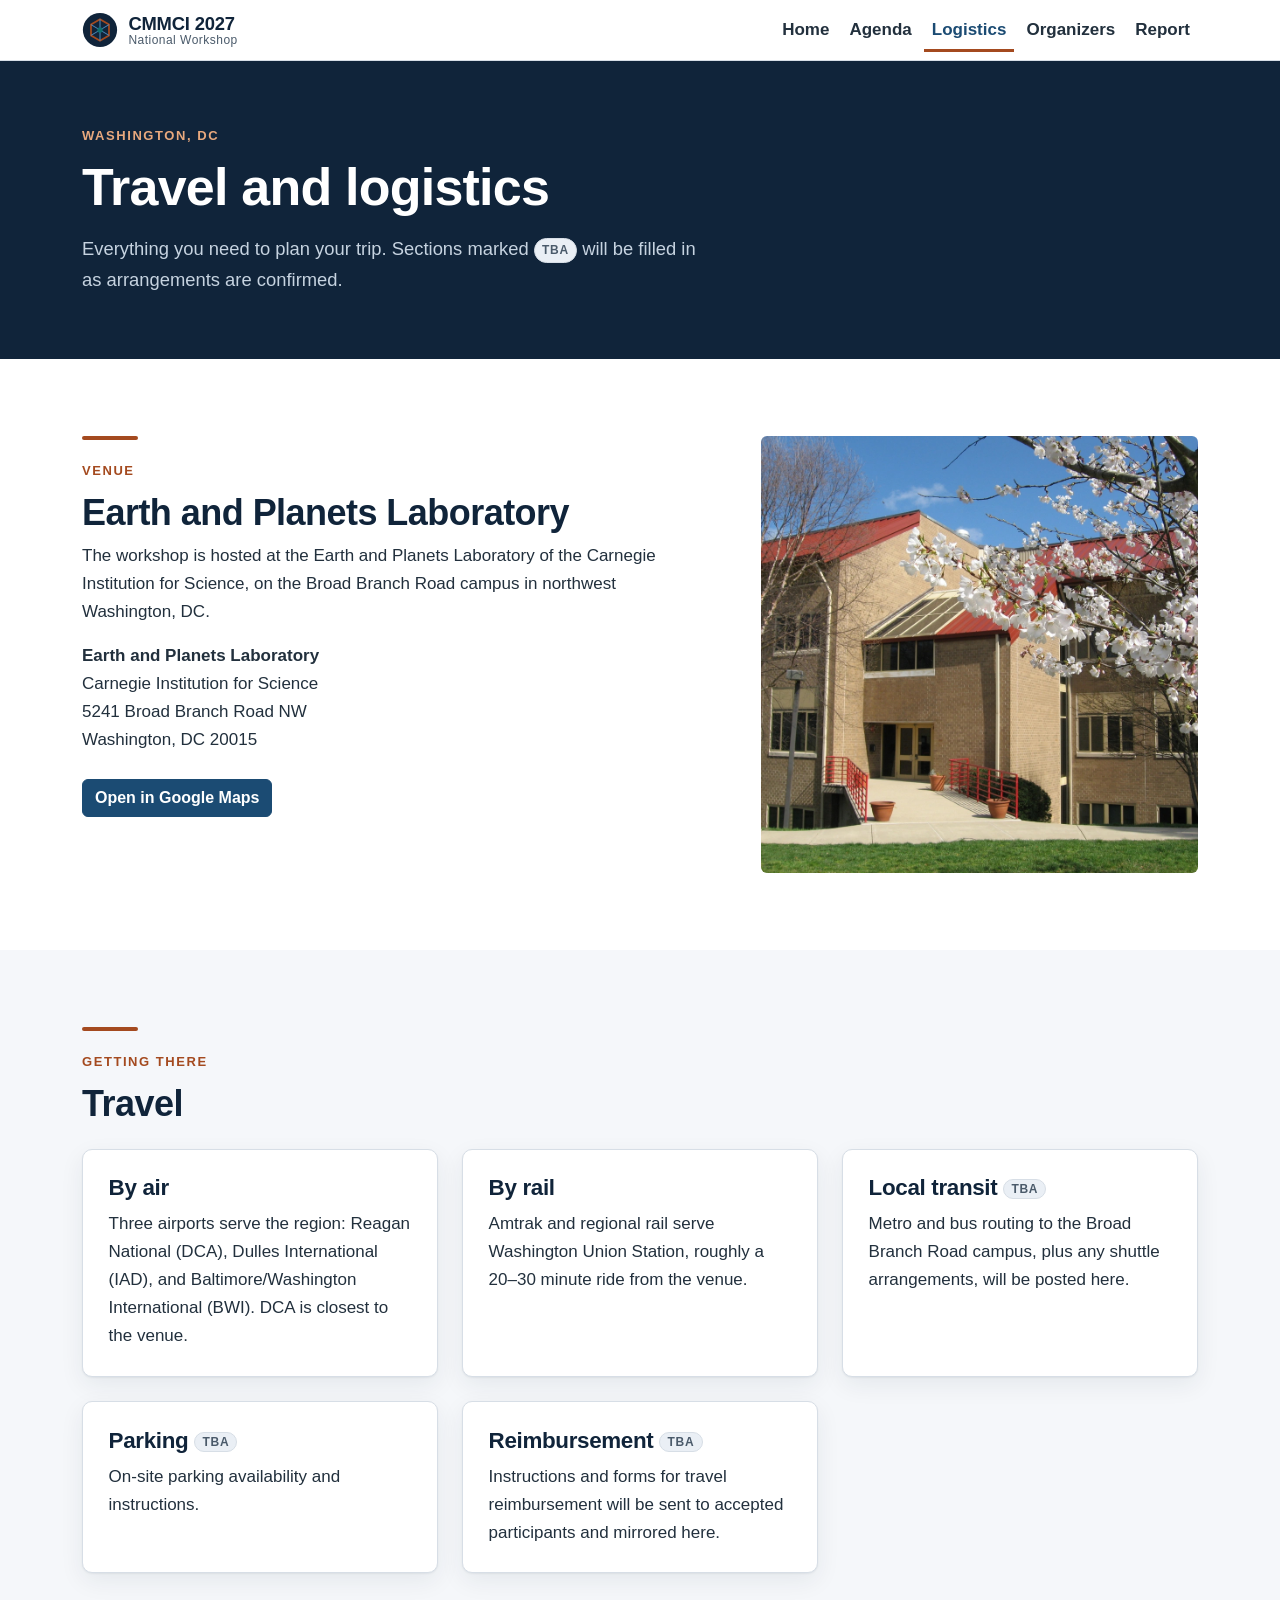
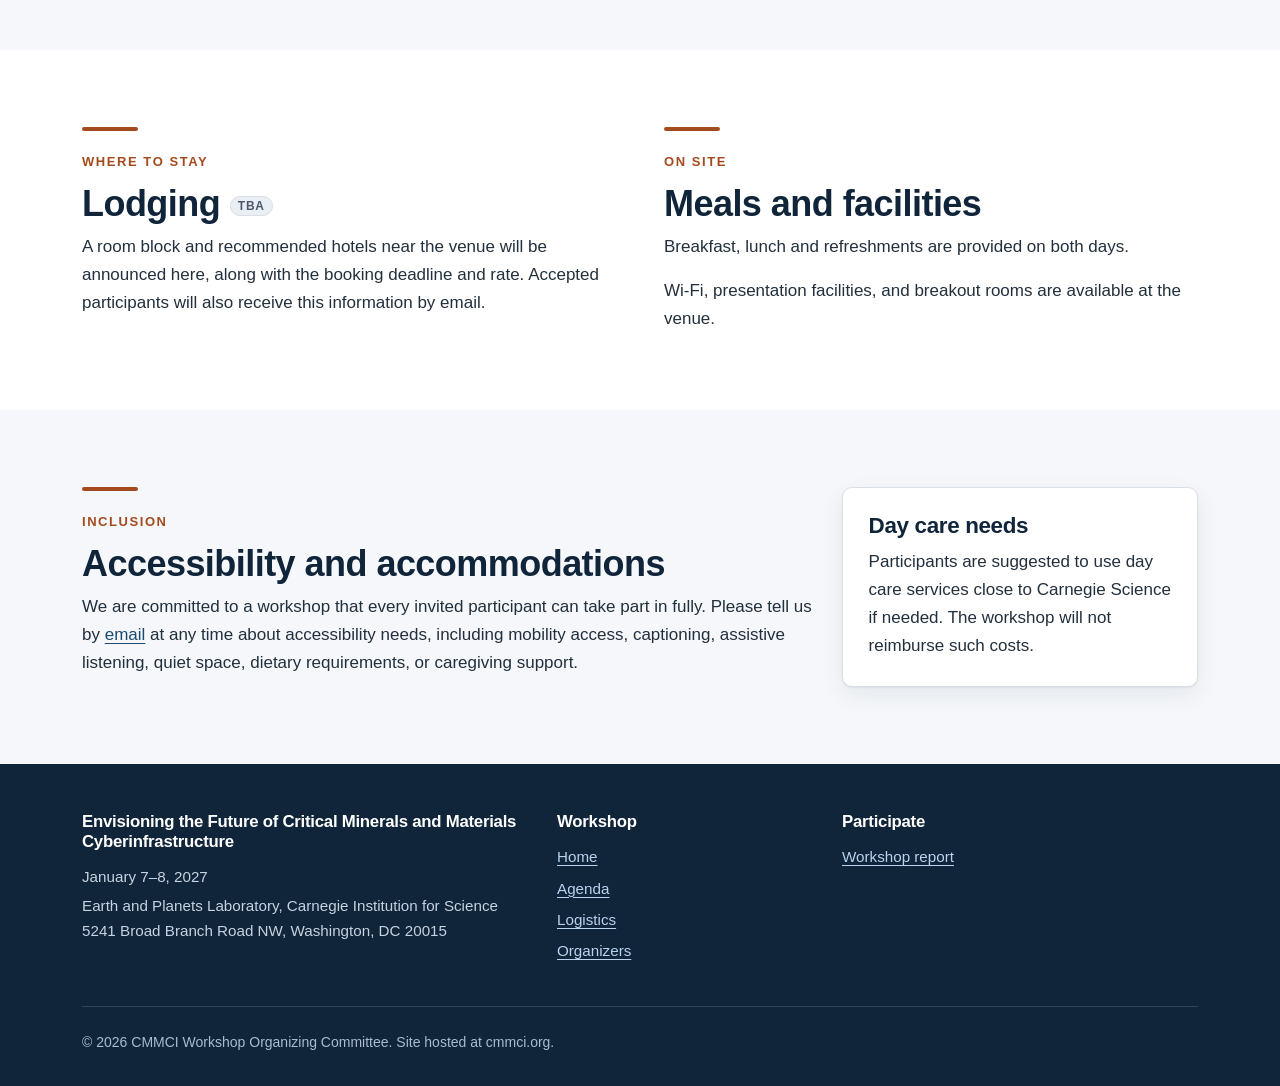
<file: logistics.html>
<!doctype html>
<html lang="en">
<head>
  <meta charset="utf-8">
  <meta name="viewport" content="width=device-width, initial-scale=1">
  <title>Logistics | CMMCI Workshop 2027</title>
  <meta name="description" content="Venue, travel, lodging, and accessibility information for the national critical minerals and materials cyberinfrastructure workshop in Washington, DC.">
  <link rel="canonical" href="https://cmmci.org/logistics.html">
  <link rel="stylesheet" href="https://cdn.jsdelivr.net/npm/bootstrap@5.3.3/dist/css/bootstrap.min.css">
  <link rel="stylesheet" href="css/styles.css">
</head>

<body>
  <a class="skip-link" href="#main">Skip to main content</a>

  <header class="site-header">
    <div class="container">
      <nav class="navbar navbar-expand-lg px-0" aria-label="Main">
        <a class="brand-mark" href="index.html">
          <svg class="brand-mark__glyph" viewBox="0 0 40 40" aria-hidden="true" focusable="false">
            <circle cx="20" cy="20" r="19" fill="#10243a"/>
            <path d="M20 8l10 6v12l-10 6-10-6V14z" fill="none" stroke="#a44a1f" stroke-width="2"/>
            <path d="M20 8v24M10 14l20 12M30 14L10 26" stroke="#5b9fd6" stroke-width="1.2" opacity=".8"/>
            <circle cx="20" cy="20" r="3" fill="#0f6e6e"/>
          </svg>
          <span class="brand-mark__text">
            <span class="brand-mark__abbr">CMMCI 2027</span>
            <span class="brand-mark__sub">National Workshop</span>
          </span>
        </a>
        <button class="navbar-toggler" type="button" data-bs-toggle="collapse"
                data-bs-target="#siteNav" aria-controls="siteNav"
                aria-expanded="false" aria-label="Toggle navigation">
          <span class="navbar-toggler-icon"></span>
        </button>
        <div class="collapse navbar-collapse site-nav" id="siteNav">
          <ul class="navbar-nav ms-auto align-items-lg-center gap-lg-1">
            <li class="nav-item"><a class="nav-link" href="index.html">Home</a></li>
            <li class="nav-item"><a class="nav-link" href="agenda.html">Agenda</a></li>
            <li class="nav-item"><a class="nav-link" href="logistics.html" aria-current="page">Logistics</a></li>
            <li class="nav-item"><a class="nav-link" href="organizers.html">Organizers</a></li>
            <li class="nav-item"><a class="nav-link" href="report.html">Report</a></li>
          </ul>
        </div>
      </nav>
    </div>
  </header>

  <main id="main">

    <section class="page-head">
      <div class="container">
        <span class="eyebrow" style="color:#e8a97e;">Washington, DC</span>
        <h1>Travel and logistics</h1>
        <p class="lead-copy mt-3 mb-0 measure">
          Everything you need to plan your trip. Sections marked
          <span class="badge-tbd">TBA</span> will be filled in as arrangements are confirmed.
        </p>
      </div>
    </section>

    <!-- ================================ Venue ========================== -->
    <section class="section" aria-labelledby="venue-h">
      <div class="container">
        <div class="row g-5">
          <div class="col-lg-7">
            <div class="rule-accent" aria-hidden="true"></div>
            <span class="eyebrow">Venue</span>
            <h2 id="venue-h">Earth and Planets Laboratory</h2>
            <p>
              The workshop is hosted at the Earth and Planets Laboratory of the Carnegie
              Institution for Science, on the Broad Branch Road campus in northwest
              Washington, DC.
            </p>

            <address class="mb-4">
              <strong>Earth and Planets Laboratory</strong><br>
              Carnegie Institution for Science<br>
              5241 Broad Branch Road NW<br>
              Washington, DC 20015
            </address>

            <p>
              <a class="btn btn-cm"
                 href="https://www.google.com/maps/search/?api=1&amp;query=5241+Broad+Branch+Road+NW+Washington+DC+20015">
                Open in Google Maps <span class="visually-hidden">(opens in a new tab)</span>
              </a>
            </p>
          </div>

          <div class="col-lg-5">
            <!-- TODO: swap for a venue photo once one is available. -->
            <img src="img/DTM_BBRCampus_IMG0136.jpg"
                 alt="The Broad Branch Road campus of the Carnegie Institution for Science."
                 class="img-fluid rounded" style="border-radius: var(--cm-radius);">
          </div>
        </div>
      </div>
    </section>

    <!-- =============================== Travel ========================== -->
    <section class="section section--tint" aria-labelledby="travel-h">
      <div class="container">
        <div class="rule-accent" aria-hidden="true"></div>
        <span class="eyebrow">Getting there</span>
        <h2 id="travel-h" class="mb-4">Travel</h2>

        <div class="row g-4">
          <div class="col-md-6 col-lg-4">
            <div class="cm-card">
              <h3>By air</h3>
              <p>
                Three airports serve the region: Reagan National (DCA), Dulles
                International (IAD), and Baltimore/Washington International (BWI).
                DCA is closest to the venue.
              </p>
            </div>
          </div>
          <div class="col-md-6 col-lg-4">
            <div class="cm-card">
              <h3>By rail</h3>
              <p>
                Amtrak and regional rail serve Washington Union Station, roughly
                a 20&ndash;30 minute ride from the venue.
              </p>
            </div>
          </div>
          <div class="col-md-6 col-lg-4">
            <div class="cm-card">
              <h3>Local transit <span class="badge-tbd">TBA</span></h3>
              <p>
                Metro and bus routing to the Broad Branch Road campus, plus any
                shuttle arrangements, will be posted here.
              </p>
            </div>
          </div>
          <div class="col-md-6 col-lg-4">
            <div class="cm-card">
              <h3>Parking <span class="badge-tbd">TBA</span></h3>
              <p>On-site parking availability and instructions.</p>
            </div>
          </div>
          <div class="col-md-6 col-lg-4">
            <div class="cm-card">
              <h3>Reimbursement <span class="badge-tbd">TBA</span></h3>
              <p>
                Instructions and forms for travel reimbursement will be sent to
                accepted participants and mirrored here.
              </p>
            </div>
          </div>
        </div>
      </div>
    </section>

    <!-- =============================== Lodging ========================= -->
    <section class="section" aria-labelledby="lodging-h">
      <div class="container">
        <div class="row g-5">
          <div class="col-lg-6">
            <div class="rule-accent" aria-hidden="true"></div>
            <span class="eyebrow">Where to stay</span>
            <h2 id="lodging-h">Lodging <span class="badge-tbd">TBA</span></h2>
            <p class="mb-0">
              A room block and recommended hotels near the venue will be announced here,
              along with the booking deadline and rate. Accepted participants will also
              receive this information by email.
            </p>
          </div>

          <div class="col-lg-6">
            <div class="rule-accent" aria-hidden="true"></div>
            <span class="eyebrow">On site</span>
            <h2>Meals and facilities</h2>
            <p>
              Breakfast, lunch and refreshments are provided on both days.
            </p>
            <p class="mb-0">
              Wi-Fi, presentation facilities, and breakout rooms are available at the venue.
            </p>
          </div>
        </div>
      </div>
    </section>

    <!-- ============================ Accessibility ====================== -->
    <section class="section section--tint" aria-labelledby="a11y-h">
      <div class="container">
        <div class="row g-4">
          <div class="col-lg-8">
            <div class="rule-accent" aria-hidden="true"></div>
            <span class="eyebrow">Inclusion</span>
            <h2 id="a11y-h">Accessibility and accommodations</h2>
            <p class="mb-0">
              We are committed to a workshop that every invited participant can take part in
              fully. Please tell us by <a href="mailto:max@uidaho.edu">email</a> at any time
              about accessibility needs, including mobility access, captioning, assistive
              listening, quiet space, dietary requirements, or caregiving support.
            </p>
          </div>

          <div class="col-lg-4">
            <div class="cm-card">
              <h3>Day care needs</h3>
              <p>
                Participants are suggested to use day care services close to Carnegie
                Science if needed. The workshop will not reimburse such costs.
              </p>
            </div>
          </div>
        </div>
      </div>
    </section>

  </main>

  <footer class="site-footer">
    <div class="container">
      <div class="row g-4">
        <div class="col-lg-5">
          <h2>Envisioning the Future of Critical Minerals and Materials Cyberinfrastructure</h2>
          <p class="mb-1">January 7&ndash;8, 2027</p>
          <p class="mb-0">
            Earth and Planets Laboratory, Carnegie Institution for Science<br>
            5241 Broad Branch Road NW, Washington, DC 20015
          </p>
        </div>
        <div class="col-6 col-lg-3">
          <h2>Workshop</h2>
          <ul>
            <li><a href="index.html">Home</a></li>
            <li><a href="agenda.html">Agenda</a></li>
            <li><a href="logistics.html">Logistics</a></li>
            <li><a href="organizers.html">Organizers</a></li>
          </ul>
        </div>
        <div class="col-6 col-lg-4">
          <h2>Participate</h2>
          <ul>
            <li><a href="report.html">Workshop report</a></li>
          </ul>
        </div>
      </div>
      <div class="footer-bottom">
        <p class="mb-0">
          &copy; <span data-current-year>2026</span> CMMCI Workshop Organizing Committee.
          Site hosted at cmmci.org.
        </p>
      </div>
    </div>
  </footer>

  <script src="https://cdn.jsdelivr.net/npm/bootstrap@5.3.3/dist/js/bootstrap.bundle.min.js"></script>
  <script src="js/main.js"></script>
</body>
</html>
</file>
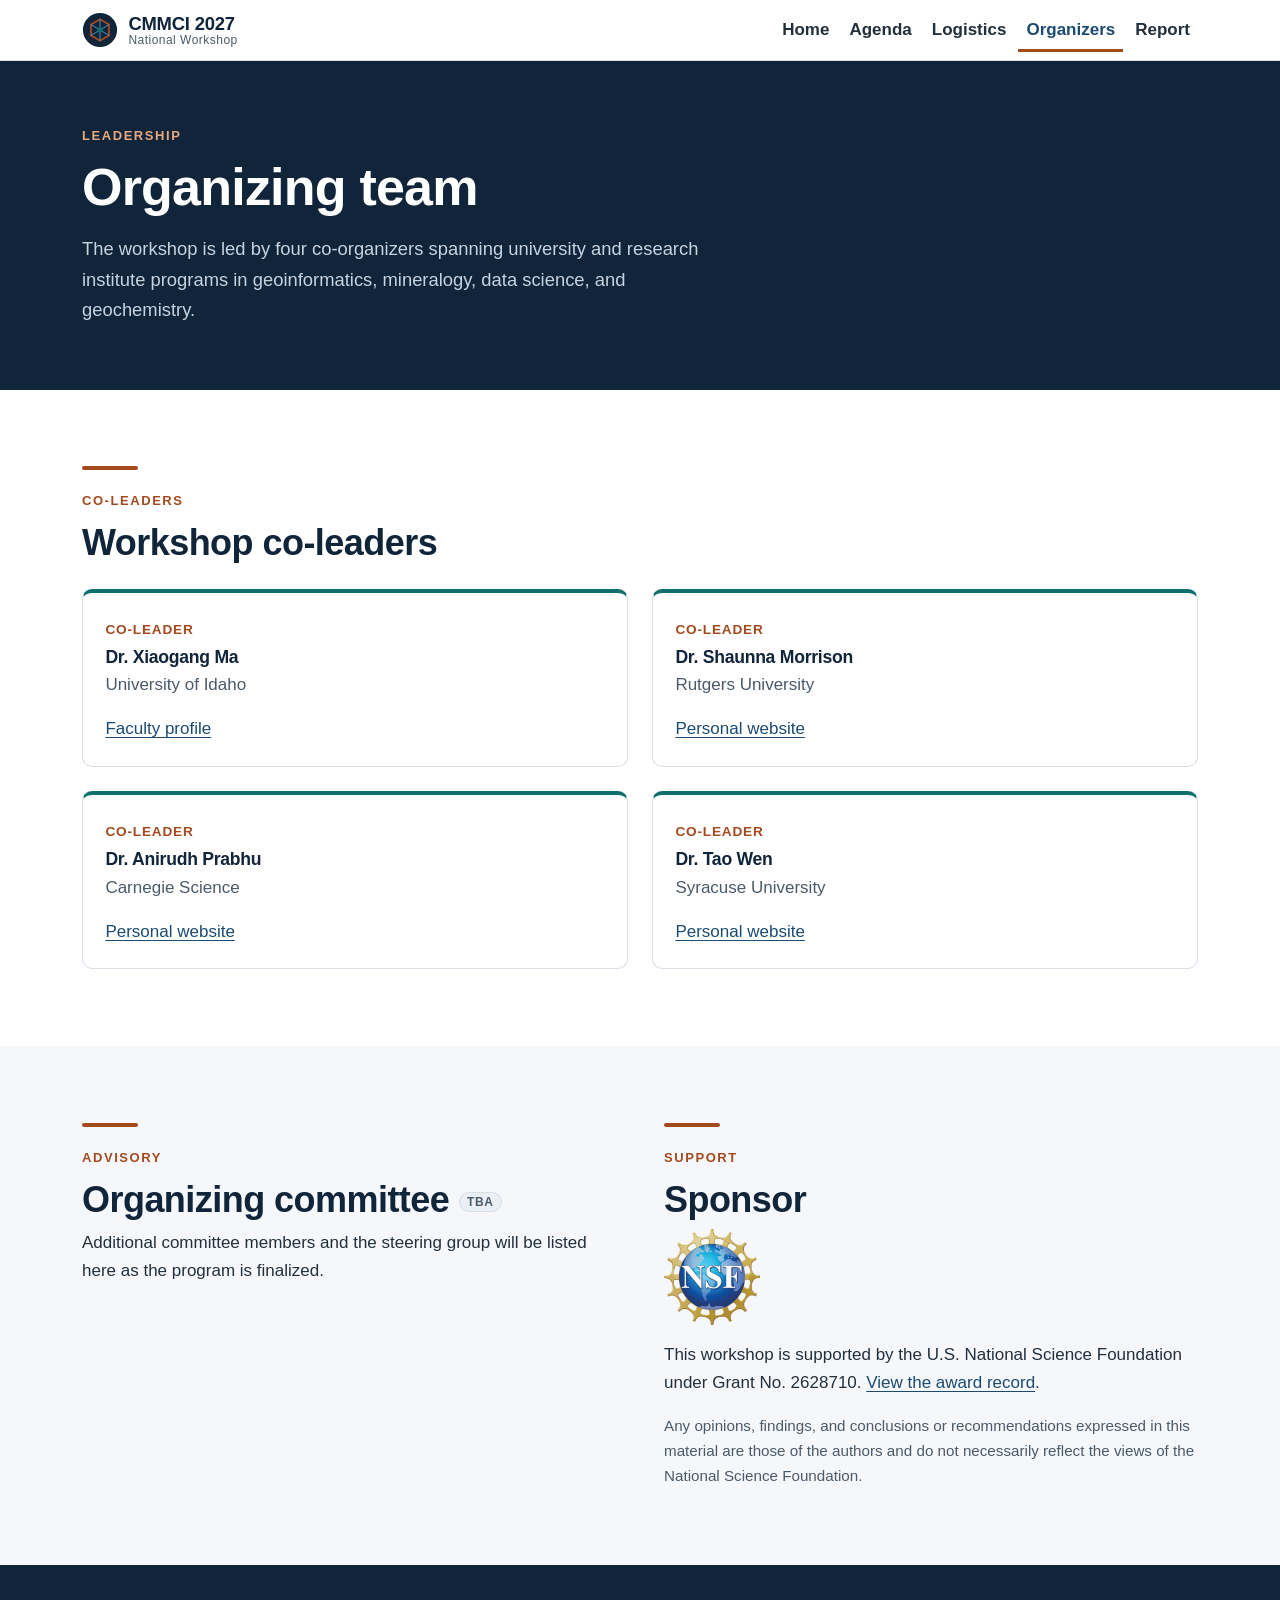
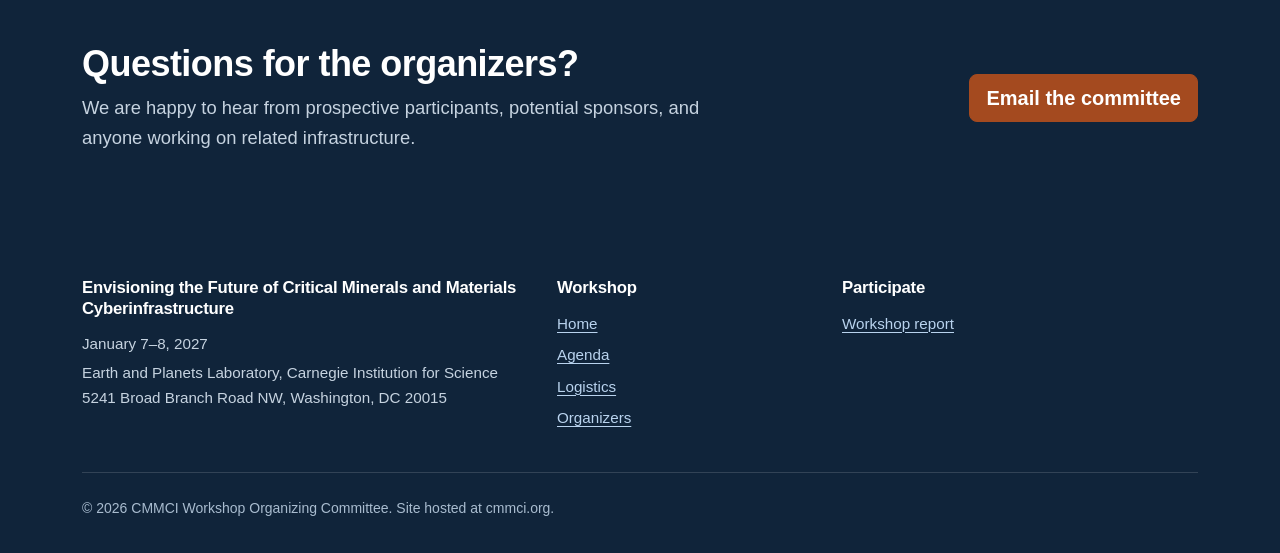
<file: organizers.html>
<!doctype html>
<html lang="en">
<head>
  <meta charset="utf-8">
  <meta name="viewport" content="width=device-width, initial-scale=1">
  <title>Organizers | CMMCI Workshop 2027</title>
  <meta name="description" content="The co-leaders and organizing committee for the national workshop on critical minerals and materials cyberinfrastructure.">
  <link rel="canonical" href="https://cmmci.org/organizers.html">
  <link rel="stylesheet" href="https://cdn.jsdelivr.net/npm/bootstrap@5.3.3/dist/css/bootstrap.min.css">
  <link rel="stylesheet" href="css/styles.css">
</head>

<body>
  <a class="skip-link" href="#main">Skip to main content</a>

  <header class="site-header">
    <div class="container">
      <nav class="navbar navbar-expand-lg px-0" aria-label="Main">
        <a class="brand-mark" href="index.html">
          <svg class="brand-mark__glyph" viewBox="0 0 40 40" aria-hidden="true" focusable="false">
            <circle cx="20" cy="20" r="19" fill="#10243a"/>
            <path d="M20 8l10 6v12l-10 6-10-6V14z" fill="none" stroke="#a44a1f" stroke-width="2"/>
            <path d="M20 8v24M10 14l20 12M30 14L10 26" stroke="#5b9fd6" stroke-width="1.2" opacity=".8"/>
            <circle cx="20" cy="20" r="3" fill="#0f6e6e"/>
          </svg>
          <span class="brand-mark__text">
            <span class="brand-mark__abbr">CMMCI 2027</span>
            <span class="brand-mark__sub">National Workshop</span>
          </span>
        </a>
        <button class="navbar-toggler" type="button" data-bs-toggle="collapse"
                data-bs-target="#siteNav" aria-controls="siteNav"
                aria-expanded="false" aria-label="Toggle navigation">
          <span class="navbar-toggler-icon"></span>
        </button>
        <div class="collapse navbar-collapse site-nav" id="siteNav">
          <ul class="navbar-nav ms-auto align-items-lg-center gap-lg-1">
            <li class="nav-item"><a class="nav-link" href="index.html">Home</a></li>
            <li class="nav-item"><a class="nav-link" href="agenda.html">Agenda</a></li>
            <li class="nav-item"><a class="nav-link" href="logistics.html">Logistics</a></li>
            <li class="nav-item"><a class="nav-link" href="organizers.html" aria-current="page">Organizers</a></li>
            <li class="nav-item"><a class="nav-link" href="report.html">Report</a></li>
          </ul>
        </div>
      </nav>
    </div>
  </header>

  <main id="main">

    <section class="page-head">
      <div class="container">
        <span class="eyebrow" style="color:#e8a97e;">Leadership</span>
        <h1>Organizing team</h1>
        <p class="lead-copy mt-3 mb-0 measure">
          The workshop is led by four co-organizers spanning university and research
          institute programs in geoinformatics, mineralogy, data science, and geochemistry.
        </p>
      </div>
    </section>

    <!-- ============================= Co-leaders ========================
         TODO: add a one-paragraph bio and photo for each co-leader as they
         are supplied. Website links are in.
         ================================================================ -->
    <section class="section" aria-labelledby="leads-h">
      <div class="container">
        <div class="rule-accent" aria-hidden="true"></div>
        <span class="eyebrow">Co-leaders</span>
        <h2 id="leads-h" class="mb-4">Workshop co-leaders</h2>

        <div class="row g-4">
          <div class="col-md-6">
            <div class="person">
              <span class="person__role">Co-leader</span>
              <h3 class="person__name mt-1">Dr. Xiaogang Ma</h3>
              <p class="person__affil">University of Idaho</p>
              <p class="mt-3 mb-0">
                <a href="https://verso.uidaho.edu/esploro/profile/marshall_xiaogang_ma/overview?institution=01ALLIANCE_UID">Faculty
                  profile<span class="visually-hidden"> for Dr. Xiaogang Ma (opens in a new tab)</span></a>
              </p>
            </div>
          </div>

          <div class="col-md-6">
            <div class="person">
              <span class="person__role">Co-leader</span>
              <h3 class="person__name mt-1">Dr. Shaunna Morrison</h3>
              <p class="person__affil">Rutgers University</p>
              <p class="mt-3 mb-0">
                <a href="https://www.shaunnamorrison.com">Personal
                  website<span class="visually-hidden"> for Dr. Shaunna Morrison (opens in a new tab)</span></a>
              </p>
            </div>
          </div>

          <div class="col-md-6">
            <div class="person">
              <span class="person__role">Co-leader</span>
              <h3 class="person__name mt-1">Dr. Anirudh Prabhu</h3>
              <p class="person__affil">Carnegie Science</p>
              <p class="mt-3 mb-0">
                <a href="https://www.anirudhprabhu.com">Personal
                  website<span class="visually-hidden"> for Dr. Anirudh Prabhu (opens in a new tab)</span></a>
              </p>
            </div>
          </div>

          <div class="col-md-6">
            <div class="person">
              <span class="person__role">Co-leader</span>
              <h3 class="person__name mt-1">Dr. Tao Wen</h3>
              <p class="person__affil">Syracuse University</p>
              <p class="mt-3 mb-0">
                <a href="https://jaywen.com">Personal
                  website<span class="visually-hidden"> for Dr. Tao Wen (opens in a new tab)</span></a>
              </p>
            </div>
          </div>
        </div>
      </div>
    </section>

    <!-- ====================== Committee / sponsors ==================== -->
    <section class="section section--tint">
      <div class="container">
        <div class="row g-5">
          <div class="col-lg-6">
            <div class="rule-accent" aria-hidden="true"></div>
            <span class="eyebrow">Advisory</span>
            <h2>Organizing committee <span class="badge-tbd">TBA</span></h2>
            <p class="mb-0">
              Additional committee members and the steering group will be listed here
              as the program is finalized.
            </p>
          </div>

          <div class="col-lg-6">
            <div class="rule-accent" aria-hidden="true"></div>
            <span class="eyebrow">Support</span>
            <h2>Sponsor</h2>

            <img src="img/nsf-logo.png" width="96" height="96" class="mb-3"
                 alt="Logo of the U.S. National Science Foundation">

            <p>
              This workshop is supported by the U.S. National Science Foundation
              under Grant No. 2628710.
              <a href="https://www.nsf.gov/awardsearch/show-award?AWD_ID=2628710">View the
                award record<span class="visually-hidden"> for NSF Grant No. 2628710 on nsf.gov (opens in a new tab)</span></a>.
            </p>
            <p class="mb-0" style="color:var(--cm-muted); font-size:0.95rem;">
              Any opinions, findings, and conclusions or recommendations expressed in this
              material are those of the authors and do not necessarily reflect the views of
              the National Science Foundation.
            </p>
          </div>
        </div>
      </div>
    </section>

    <section class="section section--ink">
      <div class="container">
        <div class="row align-items-center g-4">
          <div class="col-lg-8">
            <h2>Questions for the organizers?</h2>
            <p class="lead-copy mb-0 measure">
              We are happy to hear from prospective participants, potential sponsors,
              and anyone working on related infrastructure.
            </p>
          </div>
          <div class="col-lg-4 text-lg-end">
            <!-- TODO: replace with the real workshop contact address. -->
            <a class="btn btn-cm-accent btn-lg" href="mailto:max@uidaho.edu">Email the committee</a>
          </div>
        </div>
      </div>
    </section>

  </main>

  <footer class="site-footer">
    <div class="container">
      <div class="row g-4">
        <div class="col-lg-5">
          <h2>Envisioning the Future of Critical Minerals and Materials Cyberinfrastructure</h2>
          <p class="mb-1">January 7&ndash;8, 2027</p>
          <p class="mb-0">
            Earth and Planets Laboratory, Carnegie Institution for Science<br>
            5241 Broad Branch Road NW, Washington, DC 20015
          </p>
        </div>
        <div class="col-6 col-lg-3">
          <h2>Workshop</h2>
          <ul>
            <li><a href="index.html">Home</a></li>
            <li><a href="agenda.html">Agenda</a></li>
            <li><a href="logistics.html">Logistics</a></li>
            <li><a href="organizers.html">Organizers</a></li>
          </ul>
        </div>
        <div class="col-6 col-lg-4">
          <h2>Participate</h2>
          <ul>
            <li><a href="report.html">Workshop report</a></li>
          </ul>
        </div>
      </div>
      <div class="footer-bottom">
        <p class="mb-0">
          &copy; <span data-current-year>2026</span> CMMCI Workshop Organizing Committee.
          Site hosted at cmmci.org.
        </p>
      </div>
    </div>
  </footer>

  <script src="https://cdn.jsdelivr.net/npm/bootstrap@5.3.3/dist/js/bootstrap.bundle.min.js"></script>
  <script src="js/main.js"></script>
</body>
</html>
</file>
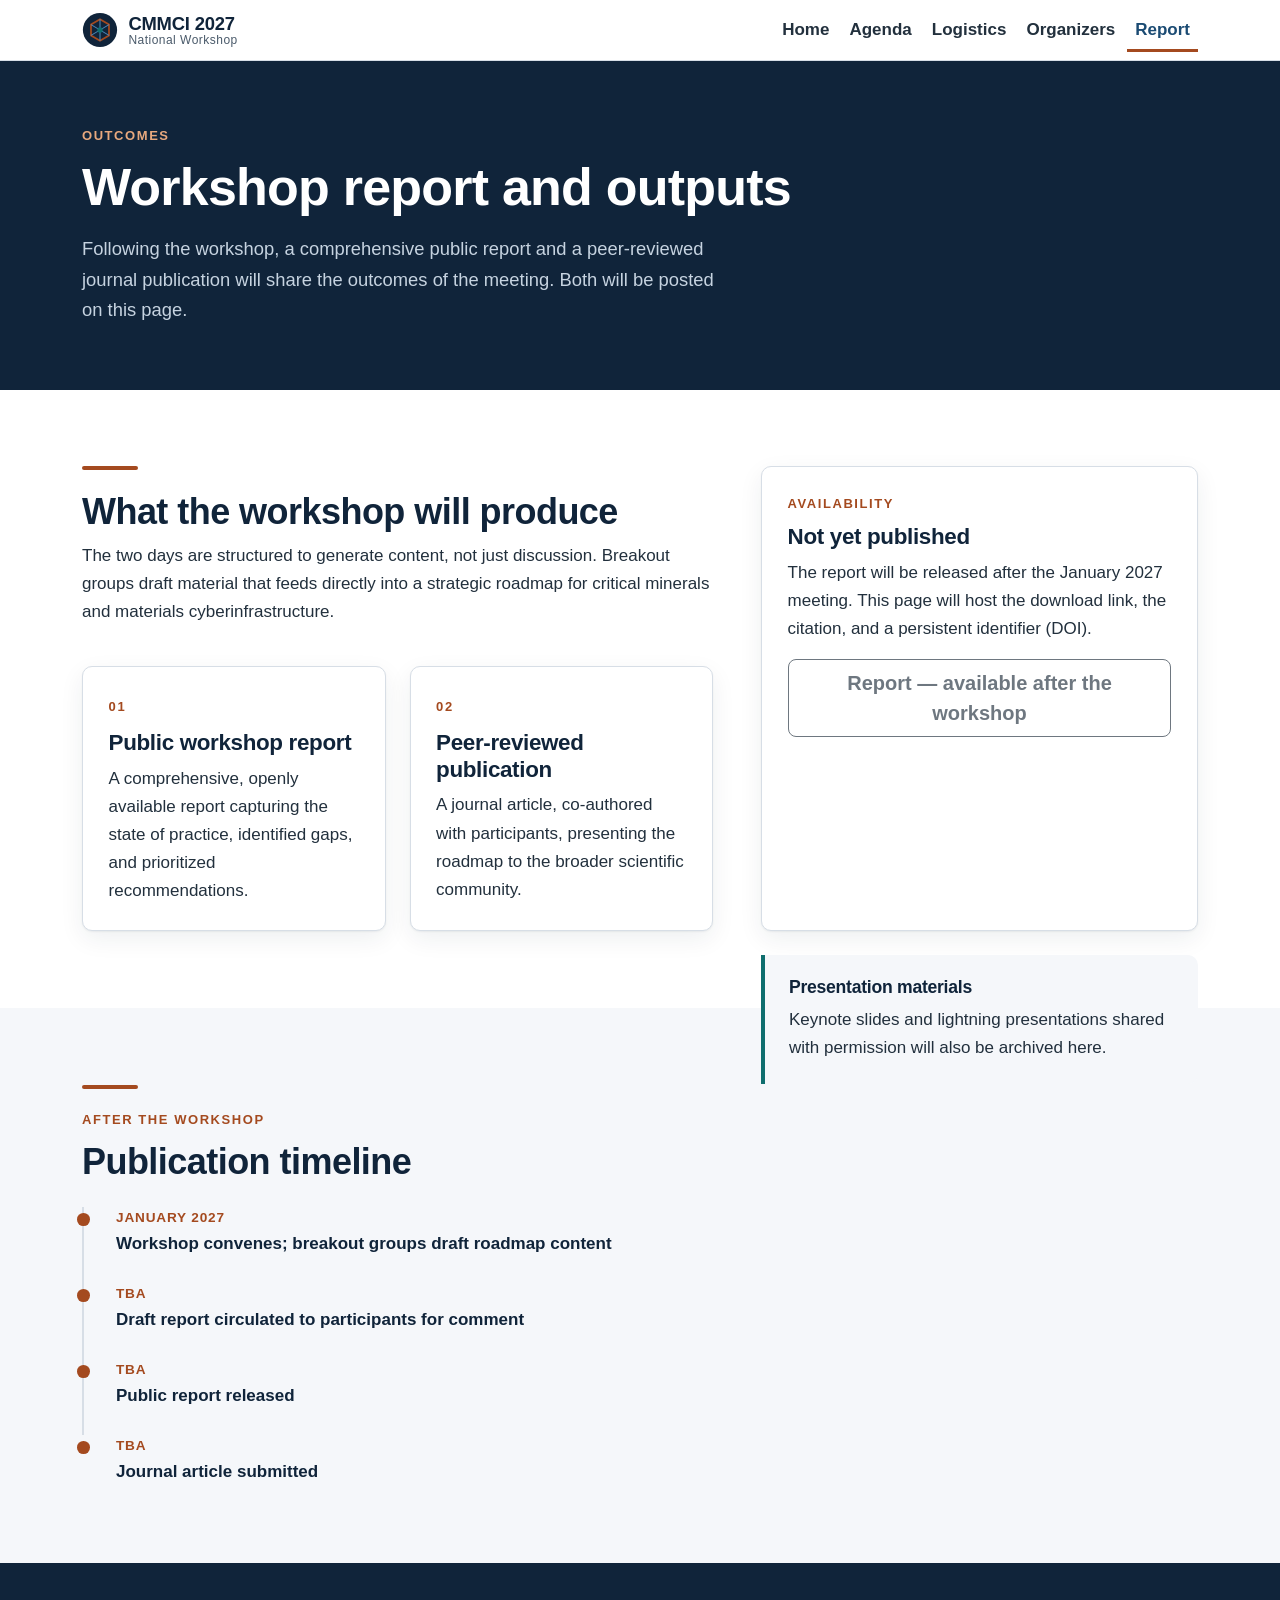
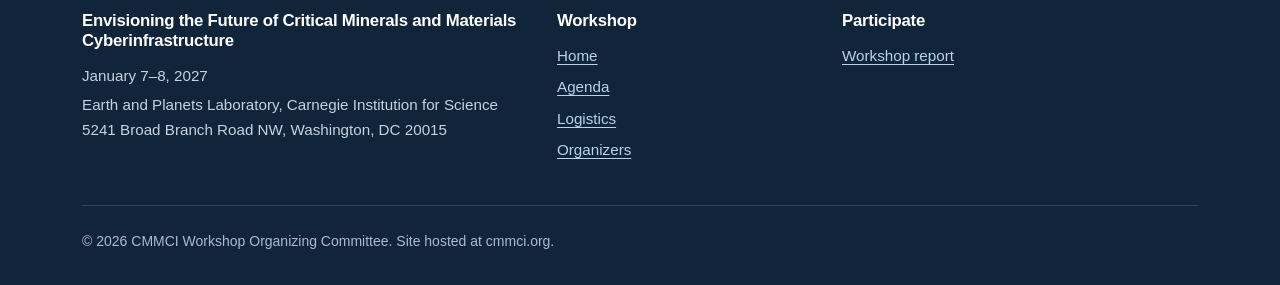
<file: report.html>
<!doctype html>
<html lang="en">
<head>
  <meta charset="utf-8">
  <meta name="viewport" content="width=device-width, initial-scale=1">
  <title>Workshop report | CMMCI Workshop 2027</title>
  <meta name="description" content="Outcomes of the national critical minerals and materials cyberinfrastructure workshop: a public report and a peer-reviewed journal publication.">
  <link rel="canonical" href="https://cmmci.org/report.html">
  <link rel="stylesheet" href="https://cdn.jsdelivr.net/npm/bootstrap@5.3.3/dist/css/bootstrap.min.css">
  <link rel="stylesheet" href="css/styles.css">
</head>

<body>
  <a class="skip-link" href="#main">Skip to main content</a>

  <header class="site-header">
    <div class="container">
      <nav class="navbar navbar-expand-lg px-0" aria-label="Main">
        <a class="brand-mark" href="index.html">
          <svg class="brand-mark__glyph" viewBox="0 0 40 40" aria-hidden="true" focusable="false">
            <circle cx="20" cy="20" r="19" fill="#10243a"/>
            <path d="M20 8l10 6v12l-10 6-10-6V14z" fill="none" stroke="#a44a1f" stroke-width="2"/>
            <path d="M20 8v24M10 14l20 12M30 14L10 26" stroke="#5b9fd6" stroke-width="1.2" opacity=".8"/>
            <circle cx="20" cy="20" r="3" fill="#0f6e6e"/>
          </svg>
          <span class="brand-mark__text">
            <span class="brand-mark__abbr">CMMCI 2027</span>
            <span class="brand-mark__sub">National Workshop</span>
          </span>
        </a>
        <button class="navbar-toggler" type="button" data-bs-toggle="collapse"
                data-bs-target="#siteNav" aria-controls="siteNav"
                aria-expanded="false" aria-label="Toggle navigation">
          <span class="navbar-toggler-icon"></span>
        </button>
        <div class="collapse navbar-collapse site-nav" id="siteNav">
          <ul class="navbar-nav ms-auto align-items-lg-center gap-lg-1">
            <li class="nav-item"><a class="nav-link" href="index.html">Home</a></li>
            <li class="nav-item"><a class="nav-link" href="agenda.html">Agenda</a></li>
            <li class="nav-item"><a class="nav-link" href="logistics.html">Logistics</a></li>
            <li class="nav-item"><a class="nav-link" href="organizers.html">Organizers</a></li>
            <li class="nav-item"><a class="nav-link" href="report.html" aria-current="page">Report</a></li>
          </ul>
        </div>
      </nav>
    </div>
  </header>

  <main id="main">

    <section class="page-head">
      <div class="container">
        <span class="eyebrow" style="color:#e8a97e;">Outcomes</span>
        <h1>Workshop report and outputs</h1>
        <p class="lead-copy mt-3 mb-0 measure">
          Following the workshop, a comprehensive public report and a peer-reviewed journal
          publication will share the outcomes of the meeting. Both will be posted on this page.
        </p>
      </div>
    </section>

    <section class="section">
      <div class="container">
        <div class="row g-5">

          <div class="col-lg-7">
            <div class="rule-accent" aria-hidden="true"></div>
            <h2>What the workshop will produce</h2>
            <p>
              The two days are structured to generate content, not just discussion. Breakout
              groups draft material that feeds directly into a strategic roadmap for critical
              minerals and materials cyberinfrastructure.
            </p>

            <div class="row g-4 mt-1">
              <div class="col-md-6">
                <div class="cm-card">
                  <span class="cm-card__num">01</span>
                  <h3>Public workshop report</h3>
                  <p>
                    A comprehensive, openly available report capturing the state of practice,
                    identified gaps, and prioritized recommendations.
                  </p>
                </div>
              </div>
              <div class="col-md-6">
                <div class="cm-card">
                  <span class="cm-card__num">02</span>
                  <h3>Peer-reviewed publication</h3>
                  <p>
                    A journal article, co-authored with participants, presenting the roadmap
                    to the broader scientific community.
                  </p>
                </div>
              </div>
            </div>
          </div>

          <div class="col-lg-5">
            <div class="cm-card">
              <span class="eyebrow">Availability</span>
              <h3>Not yet published</h3>
              <p>
                The report will be released after the January 2027 meeting. This page will
                host the download link, the citation, and a persistent identifier (DOI).
              </p>

              <!--
                TODO: when the report is published, replace this disabled button
                with a live download link, e.g.
                <a class="btn btn-cm btn-lg w-100" href="report/cmmci-2027-report.pdf">
                  Download the report (PDF, X MB)
                </a>
                and add the citation + DOI below it.
              -->
              <button type="button" class="btn btn-cm btn-lg w-100" disabled>
                Report &mdash; available after the workshop
              </button>
            </div>

            <div class="callout mt-4">
              <h3>Presentation materials</h3>
              <p class="mb-0">
                Keynote slides and lightning presentations shared with permission will
                also be archived here.
              </p>
            </div>
          </div>

        </div>
      </div>
    </section>

    <section class="section section--tint" aria-labelledby="timeline-h">
      <div class="container">
        <div class="row">
          <div class="col-lg-7">
            <div class="rule-accent" aria-hidden="true"></div>
            <span class="eyebrow">After the workshop</span>
            <h2 id="timeline-h" class="mb-4">Publication timeline</h2>

            <!-- TODO: confirm these post-workshop milestone dates. -->
            <ul class="timeline">
              <li>
                <span class="timeline__date">January 2027</span>
                <span class="timeline__what">Workshop convenes; breakout groups draft roadmap content</span>
              </li>
              <li>
                <span class="timeline__date">TBA</span>
                <span class="timeline__what">Draft report circulated to participants for comment</span>
              </li>
              <li>
                <span class="timeline__date">TBA</span>
                <span class="timeline__what">Public report released</span>
              </li>
              <li>
                <span class="timeline__date">TBA</span>
                <span class="timeline__what">Journal article submitted</span>
              </li>
            </ul>
          </div>
        </div>
      </div>
    </section>

  </main>

  <footer class="site-footer">
    <div class="container">
      <div class="row g-4">
        <div class="col-lg-5">
          <h2>Envisioning the Future of Critical Minerals and Materials Cyberinfrastructure</h2>
          <p class="mb-1">January 7&ndash;8, 2027</p>
          <p class="mb-0">
            Earth and Planets Laboratory, Carnegie Institution for Science<br>
            5241 Broad Branch Road NW, Washington, DC 20015
          </p>
        </div>
        <div class="col-6 col-lg-3">
          <h2>Workshop</h2>
          <ul>
            <li><a href="index.html">Home</a></li>
            <li><a href="agenda.html">Agenda</a></li>
            <li><a href="logistics.html">Logistics</a></li>
            <li><a href="organizers.html">Organizers</a></li>
          </ul>
        </div>
        <div class="col-6 col-lg-4">
          <h2>Participate</h2>
          <ul>
            <li><a href="report.html">Workshop report</a></li>
          </ul>
        </div>
      </div>
      <div class="footer-bottom">
        <p class="mb-0">
          &copy; <span data-current-year>2026</span> CMMCI Workshop Organizing Committee.
          Site hosted at cmmci.org.
        </p>
      </div>
    </div>
  </footer>

  <script src="https://cdn.jsdelivr.net/npm/bootstrap@5.3.3/dist/js/bootstrap.bundle.min.js"></script>
  <script src="js/main.js"></script>
</body>
</html>
</file>
<file: css/styles.css>
/* ==========================================================================
   CMMCI Workshop — site styles
   Layered on top of Bootstrap 5.3 (CDN). Bootstrap handles grid, navbar,
   and utilities; this file owns the brand palette, type scale, and the
   handful of custom components (hero, fact strip, cards, agenda rows).

   Color tokens are checked against WCAG 2.1 AA (4.5:1 body, 3:1 large/UI).
   Contrast ratios noted inline — re-check before changing any value.
   ========================================================================== */

:root {
  /* Brand palette */
  --cm-ink:        #10243a;  /* 15.1:1 on white — headings, dark surfaces   */
  --cm-navy:       #1b4b73;  /*  9.2:1 on white — primary actions, links    */
  --cm-navy-dark:  #14395a;  /* hover state for primary                     */
  --cm-copper:     #a44a1f;  /*  5.9:1 on white — accent, rules, eyebrows   */
  --cm-copper-dk:  #833b18;  /* hover state for accent                      */
  --cm-teal:       #0f6e6e;  /*  6.0:1 on white — secondary accent          */
  --cm-muted:      #4a5a6a;  /*  7.1:1 on white — secondary body copy       */
  --cm-body:       #22303d;  /* 12.4:1 on white — body copy                 */

  /* Surfaces */
  --cm-surface:    #f5f7fa;
  --cm-surface-2:  #eaeff5;
  --cm-border:     #d7dee6;
  --cm-white:      #ffffff;

  /* Scale */
  --cm-radius:     10px;
  --cm-shadow:     0 1px 2px rgba(16, 36, 58, .06), 0 8px 24px rgba(16, 36, 58, .07);
  --cm-maxw:       68rem;
}

/* --------------------------------------------------------------------------
   Base
   -------------------------------------------------------------------------- */

body {
  color: var(--cm-body);
  font-family: -apple-system, BlinkMacSystemFont, "Segoe UI", Roboto,
               "Helvetica Neue", Arial, sans-serif;
  font-size: 1.0625rem;
  line-height: 1.65;
  -webkit-font-smoothing: antialiased;
}

h1, h2, h3, h4, h5, h6 {
  color: var(--cm-ink);
  font-weight: 700;
  letter-spacing: -0.015em;
  line-height: 1.2;
}

h1 { font-size: clamp(2rem, 1.4rem + 2.6vw, 3.25rem); }
h2 { font-size: clamp(1.6rem, 1.3rem + 1.3vw, 2.25rem); }
h3 { font-size: clamp(1.2rem, 1.1rem + 0.5vw, 1.4rem); }

a {
  color: var(--cm-navy);
  text-underline-offset: 0.18em;
  text-decoration-thickness: 0.075em;
}

a:hover, a:focus { color: var(--cm-navy-dark); }

/* A single, consistent, always-visible focus ring. Never remove this without
   supplying an equivalent — keyboard users rely on it (WCAG 2.4.7). */
:focus-visible {
  outline: 3px solid var(--cm-copper);
  outline-offset: 2px;
  border-radius: 3px;
}

/* Skip link — visually hidden until focused. */
.skip-link {
  position: absolute;
  left: 0.5rem;
  top: -4rem;
  z-index: 1100;
  padding: 0.65rem 1rem;
  background: var(--cm-ink);
  color: var(--cm-white);
  font-weight: 600;
  border-radius: 0 0 var(--cm-radius) var(--cm-radius);
  transition: top .15s ease-in-out;
}

.skip-link:focus { top: 0; color: var(--cm-white); }

/* --------------------------------------------------------------------------
   Reusable bits
   -------------------------------------------------------------------------- */

.section       { padding: clamp(3rem, 6vw, 5rem) 0; }
.section--tint { background: var(--cm-surface); }
.section--ink  { background: var(--cm-ink); color: #dfe7ef; }
.section--ink h2, .section--ink h3 { color: var(--cm-white); }

.measure { max-width: 62ch; }

/* Small uppercase label that sits above a heading. */
.eyebrow {
  display: block;
  margin-bottom: 0.6rem;
  color: var(--cm-copper);
  font-size: 0.8125rem;
  font-weight: 700;
  letter-spacing: 0.12em;
  text-transform: uppercase;
}

.section--ink .eyebrow { color: #e8a97e; } /* 6.4:1 on --cm-ink */

/* Short copper rule used to open a section. */
.rule-accent {
  width: 3.5rem;
  height: 4px;
  margin-bottom: 1.25rem;
  background: var(--cm-copper);
  border-radius: 2px;
}

.lead-copy {
  font-size: 1.15rem;
  color: var(--cm-muted);
}

.section--ink .lead-copy { color: #c6d3e0; } /* 9.7:1 on --cm-ink */

/* Buttons — built on Bootstrap's CSS-variable API so we inherit its sizing,
   focus, and disabled behavior while supplying brand color. */
.btn-cm {
  --bs-btn-color: #fff;
  --bs-btn-bg: var(--cm-navy);
  --bs-btn-border-color: var(--cm-navy);
  --bs-btn-hover-color: #fff;
  --bs-btn-hover-bg: var(--cm-navy-dark);
  --bs-btn-hover-border-color: var(--cm-navy-dark);
  --bs-btn-active-bg: var(--cm-navy-dark);
  --bs-btn-active-border-color: var(--cm-navy-dark);
  --bs-btn-font-weight: 600;
}

.btn-cm-accent {
  --bs-btn-color: #fff;
  --bs-btn-bg: var(--cm-copper);
  --bs-btn-border-color: var(--cm-copper);
  --bs-btn-hover-color: #fff;
  --bs-btn-hover-bg: var(--cm-copper-dk);
  --bs-btn-hover-border-color: var(--cm-copper-dk);
  --bs-btn-active-bg: var(--cm-copper-dk);
  --bs-btn-font-weight: 600;
}

/* Outline button for use on dark backgrounds (hero, CTA band). */
.btn-cm-onDark {
  --bs-btn-color: #fff;
  --bs-btn-bg: transparent;
  --bs-btn-border-color: rgba(255, 255, 255, .7);
  --bs-btn-hover-color: var(--cm-ink);
  --bs-btn-hover-bg: #fff;
  --bs-btn-hover-border-color: #fff;
  --bs-btn-font-weight: 600;
}

/* --------------------------------------------------------------------------
   Header / navigation
   -------------------------------------------------------------------------- */

.site-header {
  border-bottom: 1px solid var(--cm-border);
  background: var(--cm-white);
}

.brand-mark {
  display: flex;
  align-items: center;
  gap: 0.65rem;
  text-decoration: none;
}

.brand-mark__glyph {
  flex: 0 0 auto;
  width: 2.25rem;
  height: 2.25rem;
}

.brand-mark__text {
  display: flex;
  flex-direction: column;
  line-height: 1.15;
}

.brand-mark__abbr {
  color: var(--cm-ink);
  font-size: 1.15rem;
  font-weight: 800;
  letter-spacing: -0.01em;
}

.brand-mark__sub {
  color: var(--cm-muted);
  font-size: 0.75rem;
  letter-spacing: 0.04em;
}

.site-nav .nav-link {
  color: var(--cm-body);
  font-weight: 600;
  padding: 0.5rem 0.85rem;
  border-radius: 6px;
}

.site-nav .nav-link:hover { color: var(--cm-navy); background: var(--cm-surface); }

/* Current page. The copper underline is decorative — aria-current on the link
   is what actually conveys this to assistive tech (WCAG 1.4.1). */
.site-nav .nav-link[aria-current="page"] {
  color: var(--cm-navy);
  box-shadow: inset 0 -3px 0 var(--cm-copper);
  border-radius: 6px 6px 0 0;
}

/* --------------------------------------------------------------------------
   Hero
   -------------------------------------------------------------------------- */

.hero {
  position: relative;
  isolation: isolate;
  padding: clamp(3.5rem, 9vw, 7rem) 0;
  background-color: var(--cm-ink);
  color: #fff;
}

.hero__bg {
  position: absolute;
  inset: 0;
  z-index: -2;
  width: 100%;
  height: 100%;
  object-fit: cover;
}

/* Overlay does the accessibility work: it guarantees hero text clears 4.5:1
   no matter which photo sits behind it. Do not lighten past .70 alpha. */
.hero__scrim {
  position: absolute;
  inset: 0;
  z-index: -1;
  background:
    linear-gradient(180deg, rgba(16, 36, 58, .70) 0%, rgba(16, 36, 58, .86) 100%),
    linear-gradient(90deg, rgba(16, 36, 58, .55) 0%, rgba(16, 36, 58, .15) 100%);
}

.hero h1 { color: #fff; max-width: 20ch; }

.hero__eyebrow { color: #f0b98f; } /* 7.2:1 over the scrimmed backdrop */

.hero__meta {
  display: flex;
  flex-wrap: wrap;
  gap: 0.5rem 1.75rem;
  margin: 1.5rem 0 0;
  padding: 0;
  list-style: none;
  font-size: 1.05rem;
  color: #e4ebf2;
}

.hero__meta li { display: flex; align-items: flex-start; gap: 0.55rem; }
.hero__meta svg { flex: 0 0 auto; margin-top: 0.28em; }

/* Small page banner used on interior pages instead of the full hero. */
.page-head {
  padding: clamp(2.5rem, 5vw, 4rem) 0;
  background: var(--cm-ink);
  color: #dfe7ef;
}

.page-head h1 { color: #fff; }
.page-head .lead-copy { color: #c6d3e0; }

/* --------------------------------------------------------------------------
   Fact strip
   -------------------------------------------------------------------------- */

.fact-strip {
  background: var(--cm-surface);
  border-bottom: 1px solid var(--cm-border);
}

.fact {
  display: flex;
  gap: 0.85rem;
  padding: 1.5rem 0;
}

.fact__icon { flex: 0 0 auto; color: var(--cm-teal); margin-top: 0.15rem; }
.fact__label {
  display: block;
  color: var(--cm-muted);
  font-size: 0.78rem;
  font-weight: 700;
  letter-spacing: 0.1em;
  text-transform: uppercase;
}
.fact__value { color: var(--cm-ink); font-weight: 600; }

/* --------------------------------------------------------------------------
   Cards
   -------------------------------------------------------------------------- */

.cm-card {
  height: 100%;
  padding: 1.6rem;
  background: var(--cm-white);
  border: 1px solid var(--cm-border);
  border-radius: var(--cm-radius);
  box-shadow: var(--cm-shadow);
}

.cm-card__num {
  display: inline-block;
  margin-bottom: 0.75rem;
  color: var(--cm-copper);
  font-size: 0.8125rem;
  font-weight: 800;
  letter-spacing: 0.12em;
}

.cm-card h3 { margin-bottom: 0.5rem; }
.cm-card p:last-child { margin-bottom: 0; }

/* Person card (organizers). */
.person {
  height: 100%;
  padding: 1.4rem;
  background: var(--cm-white);
  border: 1px solid var(--cm-border);
  border-top: 4px solid var(--cm-teal);
  border-radius: var(--cm-radius);
}

.person__name { font-size: 1.1rem; margin-bottom: 0.2rem; }
.person__role { color: var(--cm-copper); font-weight: 600; font-size: 0.85rem;
                letter-spacing: 0.06em; text-transform: uppercase; }
.person__affil { color: var(--cm-muted); margin-bottom: 0; }

/* --------------------------------------------------------------------------
   Agenda
   -------------------------------------------------------------------------- */

.agenda-day {
  border: 1px solid var(--cm-border);
  border-radius: var(--cm-radius);
  overflow: hidden;
  background: var(--cm-white);
}

.agenda-day__head {
  padding: 1rem 1.35rem;
  background: var(--cm-ink);
  color: #fff;
}

.agenda-day__head h2 { color: #fff; margin: 0; font-size: 1.35rem; }
.agenda-day__date { color: #c6d3e0; font-size: 0.95rem; }

.agenda-row {
  display: grid;
  grid-template-columns: 9.5rem 1fr;
  gap: 0 1.5rem;
  padding: 1.15rem 1.35rem;
  border-top: 1px solid var(--cm-border);
}

.agenda-row:first-of-type { border-top: none; }

.agenda-row__time {
  color: var(--cm-navy);
  font-weight: 700;
  font-variant-numeric: tabular-nums;
}

.agenda-row__title { font-size: 1.05rem; font-weight: 700; color: var(--cm-ink);
                     margin-bottom: 0.15rem; }
.agenda-row__desc  { color: var(--cm-muted); margin-bottom: 0; font-size: 0.97rem; }

@media (max-width: 575.98px) {
  .agenda-row { grid-template-columns: 1fr; gap: 0.3rem; }
}

/* Badge marking unconfirmed content. Uses text, not color alone. */
.badge-tbd {
  display: inline-block;
  padding: 0.15em 0.6em;
  background: var(--cm-surface-2);
  border: 1px solid var(--cm-border);
  border-radius: 999px;
  color: var(--cm-muted);
  font-size: 0.75rem;
  font-weight: 700;
  letter-spacing: 0.06em;
  text-transform: uppercase;
  vertical-align: middle;
}

/* --------------------------------------------------------------------------
   Callouts, timeline, footer
   -------------------------------------------------------------------------- */

.callout {
  padding: 1.35rem 1.5rem;
  background: var(--cm-surface);
  border-left: 4px solid var(--cm-teal);
  border-radius: 0 var(--cm-radius) var(--cm-radius) 0;
}

.callout h3 { font-size: 1.1rem; }
.callout p:last-child { margin-bottom: 0; }

.timeline { list-style: none; margin: 0; padding: 0; }

.timeline li {
  position: relative;
  padding: 0 0 1.6rem 2rem;
  border-left: 2px solid var(--cm-border);
}

.timeline li:last-child { border-left-color: transparent; padding-bottom: 0; }

.timeline li::before {
  content: "";
  position: absolute;
  left: -0.44rem;
  top: 0.35rem;
  width: 0.8rem;
  height: 0.8rem;
  background: var(--cm-copper);
  border-radius: 50%;
}

.timeline__date { display: block; color: var(--cm-copper); font-weight: 700;
                  font-size: 0.85rem; letter-spacing: 0.06em; text-transform: uppercase; }
.timeline__what { font-weight: 600; color: var(--cm-ink); }

.site-footer {
  padding: 3rem 0 2rem;
  background: var(--cm-ink);
  color: #c6d3e0;
  font-size: 0.95rem;
}

.site-footer h2 { color: #fff; font-size: 1.05rem; margin-bottom: 0.75rem; }
.site-footer a { color: #b9d3ee; } /* 8.1:1 on --cm-ink */
.site-footer a:hover, .site-footer a:focus { color: #fff; }

.site-footer ul { list-style: none; padding: 0; margin: 0; }
.site-footer li { margin-bottom: 0.4rem; }

.footer-bottom {
  margin-top: 2.25rem;
  padding-top: 1.5rem;
  border-top: 1px solid rgba(255, 255, 255, .14);
  color: #a9bccf; /* 6.5:1 on --cm-ink */
  font-size: 0.875rem;
}

/* --------------------------------------------------------------------------
   Motion & print
   -------------------------------------------------------------------------- */

@media (prefers-reduced-motion: reduce) {
  *, *::before, *::after {
    animation-duration: 0.01ms !important;
    animation-iteration-count: 1 !important;
    transition-duration: 0.01ms !important;
    scroll-behavior: auto !important;
  }
}

@media print {
  .site-header, .site-footer, .skip-link, .hero__bg, .hero__scrim { display: none !important; }
  .hero, .page-head { background: none; color: #000; padding: 1rem 0; }
  .hero h1, .page-head h1 { color: #000; }
  a[href^="http"]::after { content: " (" attr(href) ")"; font-size: 0.85em; }
}
</file>
